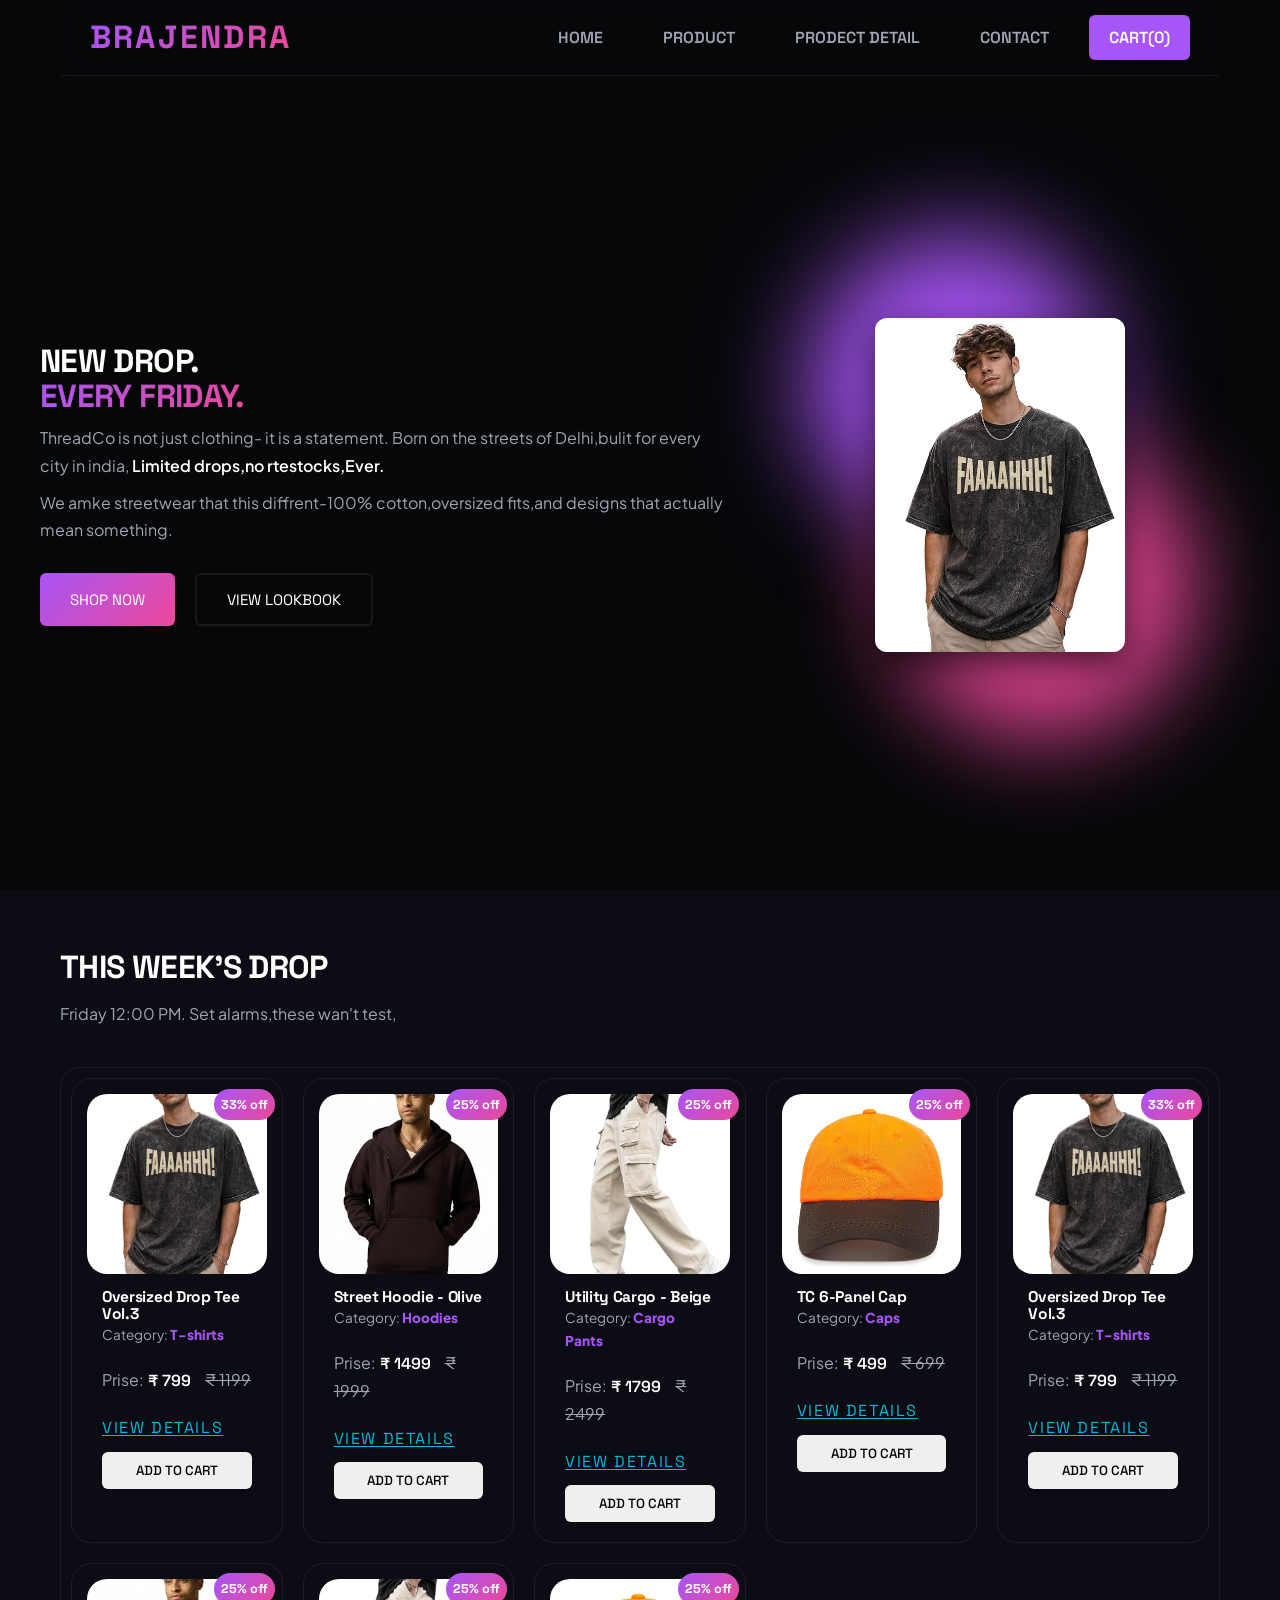
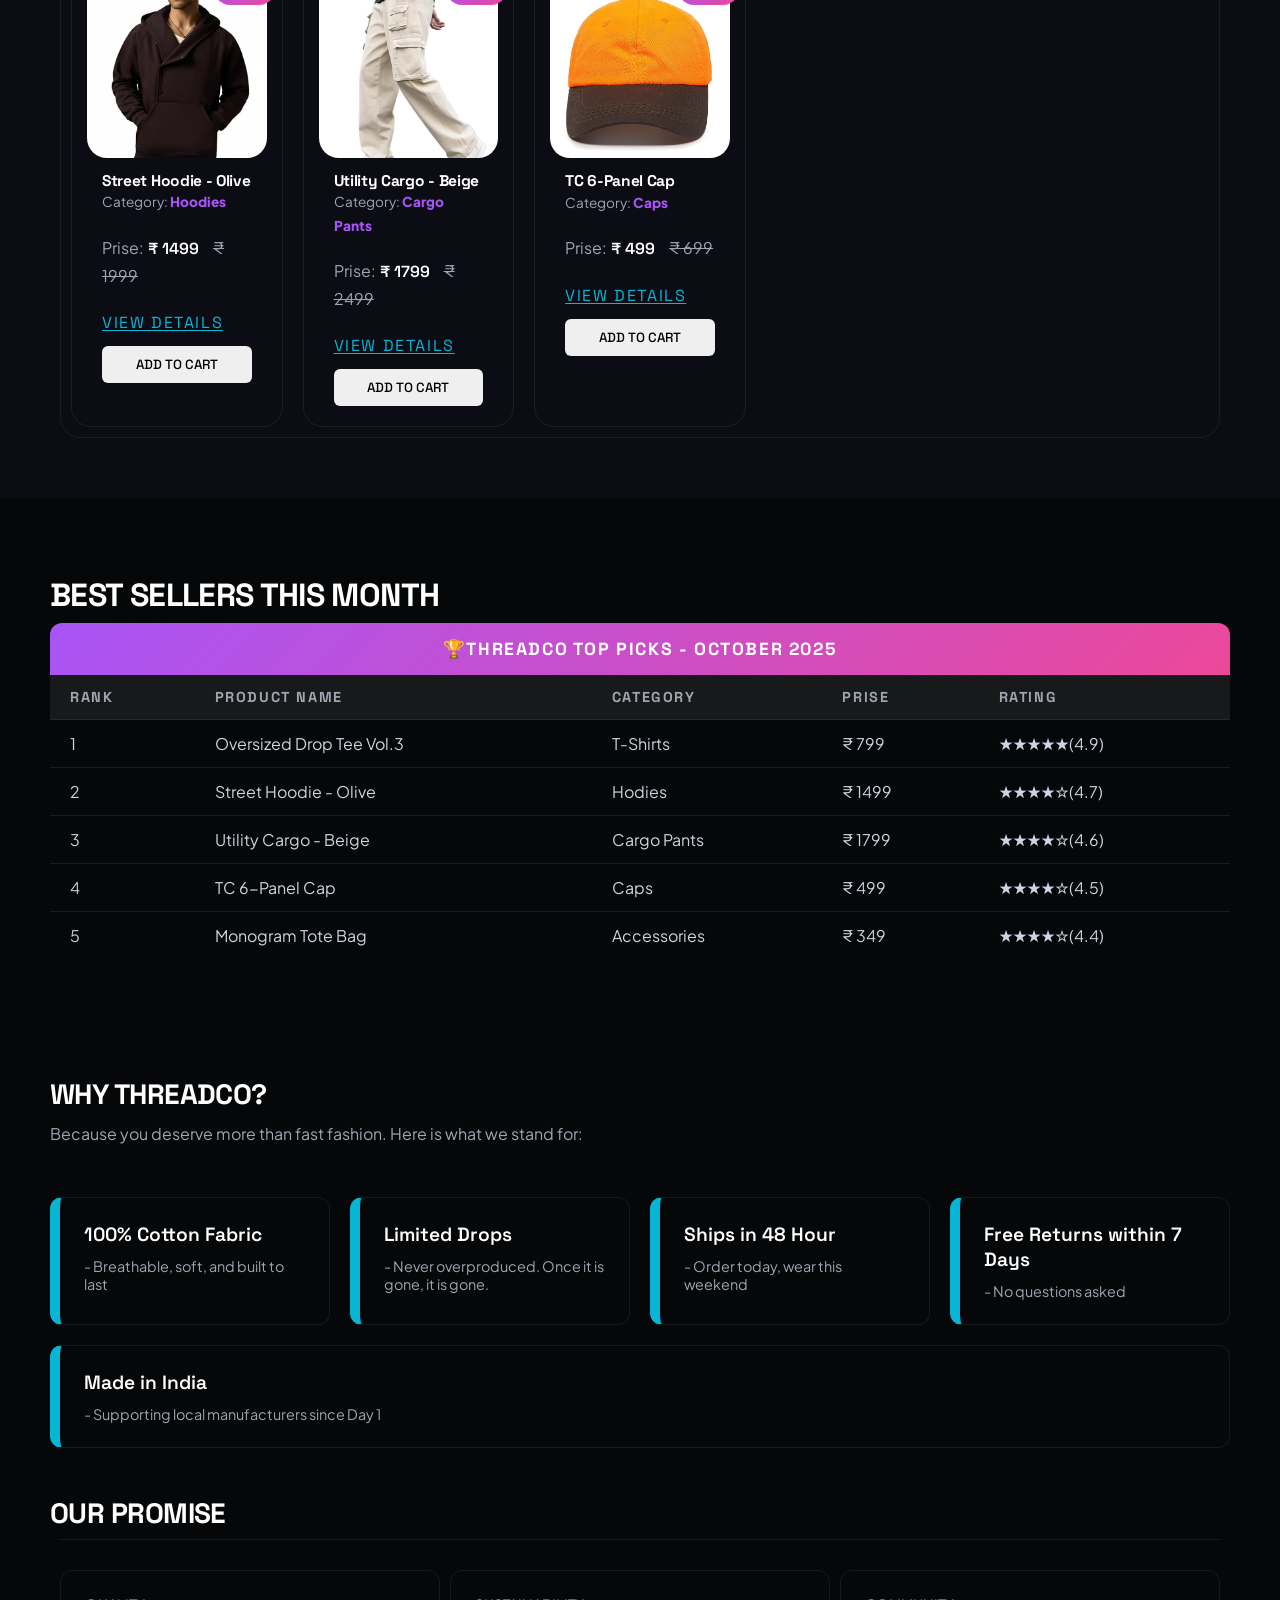
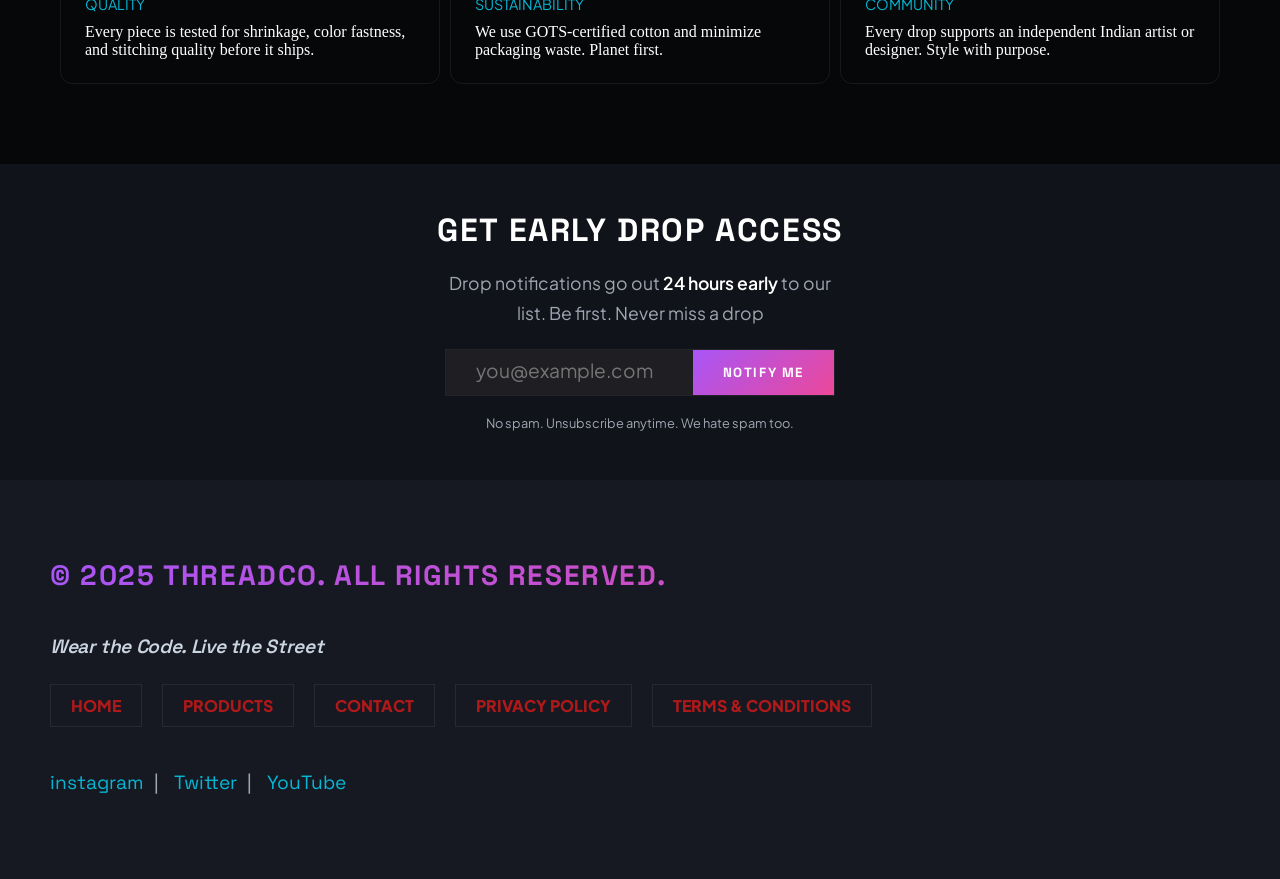
<file: index.html>
<!DOCTYPE html>
<html lang="en">

<head>
    <meta charset="UTF-8">
    <meta name="viewport" content="width=device-width, initial-scale=1.0">
    <title>Threadco-Wear the codeLivethe Street</title>
    <link rel="stylesheet" href="style.css">

    <!-- <style>
        table {
            border-collapse: collapse;
        }

        table,
        th,
        td,
        tfoot {
            border: 1px solid black;
        }
    </style> -->

</head>

<body>
    <header>
       <h1> Brajendra</h1>
        <!-- <p><em>Wear the cod. live the street</em></p> -->
        <nav>
            <ul>
                <li><a href="">Home</a></li>
                <li><a href="products.html">Product</a></li>
                <li><a href="product-details.html">Prodect detail</a></li>
                <li><a href="Contactus.html">Contact</a></li>
                <li><a id="hii" href="">Cart(0)</a></li>
            </ul>
        </nav>
    </header>




    <main>
        <section id="hero">

            <div class="left-hero">

                <h2>New Drop.<br><span id="gradienttext">Every Friday.</span></h2>
                <p>ThreadCo is not just clothing- it is a statement. Born on the streets of Delhi,bulit for every
                    city
                    in india, <strong>Limited drops,no rtestocks,Ever.</strong></p>
                <p> We amke streetwear that this diffrent-100% cotton,oversized fits,and designs that actually mean
                    something.</p>
                <div id="btn">
                    <a href="products.html" class="btn1">Shop Now</a>
                    <a href="products.html" class="btn2">View Lookbook</a>
                </div>
            </div>
            <div class="right-hero">
                <div class="glow orb1"></div>
                <div class="glow orb2"></div>
                <div class="right-hero-image">
                     <img src="image/product 4.jpg" width="250" hoght="250" alt="">
                </div>
               

            </div>


        </section>
        <section id="week-drop">



            <h2> This Week's Drop</h2>
            <p> Friday 12:00 PM. Set alarms,these wan't test,</p>
            <div class="cards">
                <div class="grid">
                    <article>

                        <figure>
                            <img src="image/product 4.jpg" width="150" hoght="150" alt="">
                            <figcaption>Oversized Drop Tee Vol.3 - Black Colorway</figcaption>
                        </figure>
                        <h3> Oversized Drop Tee Vol.3</h3>
                        <p> Category: <span>T-shirts</span></p>
                        <p> Prise:<strong> &#8377 799 </strong><s> &#8377 1199</s></p>
                        <p><mark>33% off</mark></p>
                        <p><a href="">View Details</a></p>
                        <button>Add to Cart</button>

                    </article>
                    <article>
                        <figure>
                            <img src="image/product 1.jpg" width="150" hoght="150" alt="">
                            <figcaption>Street Hoodie - Olive</figcaption>
                        </figure>
                        <h3> Street Hoodie - Olive</h3>
                        <p> Category: <span>Hoodies</span></p>
                        <p> Prise:<strong> &#8377 1499 </strong><s> &#8377 1999</s></p>
                        <p><mark>25% off</mark></p>
                        <p><a href="">View Details</a></p>
                        <button>Add to Cart</button>
                    </article>
                    <article>
                        <figure>
                            <img src="image/product 2.jpg" width="150" hoght="150" alt="">
                            <figcaption>Utility Cargo - Beige</figcaption>
                        </figure>
                        <h3> Utility Cargo - Beige</h3>
                        <p> Category:<span> Cargo Pants</span></p>
                        <p> Prise:<strong> &#8377 1799 </strong><s> &#8377 2499</s></p>
                        <p><mark>25% off</mark></p>
                        <p><a href="">View Details</a></p>
                        <button>Add to Cart</button>
                    </article>
                    <article>
                        <figure>
                            <img src="image/product 3.jpg" width="150" hoght="150" alt="">
                            <figcaption>TC 6-Panel Cap</figcaption>
                        </figure>
                        <h3> TC 6-Panel Cap</h3>
                        <p> Category:<span> Caps</span></p>
                        <p> Prise:<strong> &#8377 499 </strong><s> &#8377 699</s></p>
                        <p><mark>25% off</mark></p>
                        <p><a href="">View Details</a></p>
                        <button>Add to Cart</button>
                    </article>
                    <article>

                        <figure>
                            <img src="image/product 4.jpg" width="150" hoght="150" alt="">
                            <figcaption>Oversized Drop Tee Vol.3 - Black Colorway</figcaption>
                        </figure>
                        <h3> Oversized Drop Tee Vol.3</h3>
                        <p> Category: <span>T-shirts</span></p>
                        <p> Prise:<strong> &#8377 799 </strong><s> &#8377 1199</s></p>
                        <p><mark>33% off</mark></p>
                        <p><a href="">View Details</a></p>
                        <button>Add to Cart</button>

                    </article>
                    <article>
                        <figure>
                            <img src="image/product 1.jpg" width="150" hoght="150" alt="">
                            <figcaption>Street Hoodie - Olive</figcaption>
                        </figure>
                        <h3> Street Hoodie - Olive</h3>
                        <p> Category: <span>Hoodies</span></p>
                        <p> Prise:<strong> &#8377 1499 </strong><s> &#8377 1999</s></p>
                        <p><mark>25% off</mark></p>
                        <p><a href="">View Details</a></p>
                        <button>Add to Cart</button>
                    </article>
                    <article>
                        <figure>
                            <img src="image/product 2.jpg" width="150" hoght="150" alt="">
                            <figcaption>Utility Cargo - Beige</figcaption>
                        </figure>
                        <h3> Utility Cargo - Beige</h3>
                        <p> Category:<span> Cargo Pants</span></p>
                        <p> Prise:<strong> &#8377 1799 </strong><s> &#8377 2499</s></p>
                        <p><mark>25% off</mark></p>
                        <p><a href="">View Details</a></p>
                        <button>Add to Cart</button>
                    </article>
                    <article>
                        <figure>
                            <img src="image/product 3.jpg" width="150" hoght="150" alt="">
                            <figcaption>TC 6-Panel Cap</figcaption>
                        </figure>
                        <h3> TC 6-Panel Cap</h3>
                        <p> Category:<span> Caps</span></p>
                        <p> Prise:<strong> &#8377 499 </strong><s> &#8377 699</s></p>
                        <p><mark>25% off</mark></p>
                        <p><a href="">View Details</a></p>
                        <button>Add to Cart</button>
                    </article>
                </div>
            </div>


        </section>
        <section class="best-sellers" id="best-sellers this month">
            <h2>Best sellers This Month</h2>
            <div class="table-scroll">
                <table>
                <tr>
                    <th colspan="5"> &#127942;ThreadCo Top Picks - October 2025</th>
                    <!-- <td></td>
            <td></td>
            <td></td>
            <td></td> -->
                </tr>
                <tr>
                    <th>Rank</th>
                    <th>Product name</th>
                    <th> Category</th>
                    <th>Prise</th>
                    <th>Rating</th>
                </tr>
                <tr>
                    <td>1</td>
                    <td>Oversized Drop Tee Vol.3</td>
                    <td> T-Shirts</td>
                    <td>&#8377 799</td>
                    <td>&#9733;&#9733;&#9733;&#9733;&#9733;(4.9)</td>
                </tr>
                <tr>
                    <td>2</td>
                    <td>Street Hoodie - Olive</td>
                    <td> Hodies</td>
                    <td>&#8377 1499</td>
                    <td>&#9733;&#9733;&#9733;&#9733;&#9734;(4.7)</td>
                </tr>
                <tr>
                    <td>3</td>
                    <td>Utility Cargo - Beige</td>
                    <td> Cargo Pants </td>
                    <td>&#8377 1799</td>
                    <td>&#9733;&#9733;&#9733;&#9733;&#9734;(4.6)</td>
                </tr>
                <tr>
                    <td>4</td>
                    <td> TC 6-Panel Cap</td>
                    <td> Caps</td>
                    <td>&#8377 499</td>
                    <td>&#9733;&#9733;&#9733;&#9733;&#9734;(4.5)</td>
                </tr>
                <tr>
                    <td>5</td>
                    <td> Monogram Tote Bag</td>
                    <td> Accessories</td>
                    <td>&#8377 349</td>
                    <td>&#9733;&#9733;&#9733;&#9733;&#9734;(4.4)</td>
                </tr>
            </table>
            </div>
            

        </section>
        <section id="why-threadco">
            <h3> Why ThreadCo? </h3>

            <p>Because you deserve more than fast fashion. Here is what we stand for:</p>
            <ul>
                <li><strong>100% Cotton Fabric</strong>- Breathable, soft, and built to last</li>
                <li><strong>Limited Drops</strong>- Never overproduced. Once it is gone, it is gone.</li>
                <li><strong>Ships in 48 Hour</strong>- Order today, wear this weekend</li>
                <li><strong>Free Returns within 7 Days</strong> - No questions asked</li>
                <li><strong>Made in India</strong> - Supporting local manufacturers since Day 1</li>
            </ul>
            <h3>Our Promise</h3>
            <dl>
                <section>
                    <dt>Quality</dt>
                    <dd>Every piece is tested for shrinkage, color fastness, and stitching quality before it ships.</dd>
                </section>
                <section>
                    <dt>Sustainability</dt>
                    <dd>We use GOTS-certified cotton and minimize packaging waste. Planet first.</dd>
                </section>
                <section>
                    <dt>Community</dt>
                    <dd>Every drop supports an independent Indian artist or designer. Style with purpose.</dd>
                </section>
            </dl>
        </section>
        <section id="get-early">
            <h2> Get Early Drop Access</h2>
            <p>Drop notifications go out <strong>24 hours early</strong> to our list. Be first. Never miss a drop</p>
            <form action="">
                <label for="email">Your Email</label>
                <input type="email" id="email" name="email" placeholder="you@example.com">
                <button> Notify me</button>

            </form>
            <br>
            <small>No spam. Unsubscribe anytime. We hate spam too.</small>
        </section>

    </main>



    <footer id="footer">
        <h3> &copy; 2025 ThreadCo. All rights reserved.</h3>
        <h4>
            <p><em>Wear the Code. Live the Street</em></p>
        </h4>
        <nav>
            <ul>
                <li><a href="">Home</a></li>
                <li><a href="prodect.html">Products</a></li>
                <li><a href="Contactus.html">Contact</a></li>
                <li><a href="">Privacy Policy</a></li>
                <li><a href="">Terms &amp; Conditions</a></li>


                <ul>
        </nav>
        <p><a href="">instagram</a> &nbsp;| &nbsp;
            <a href="">Twitter</a> &nbsp;| &nbsp;
            <a href="">YouTube</a>
        </p>


    </footer>
</body>

</html>
</file>
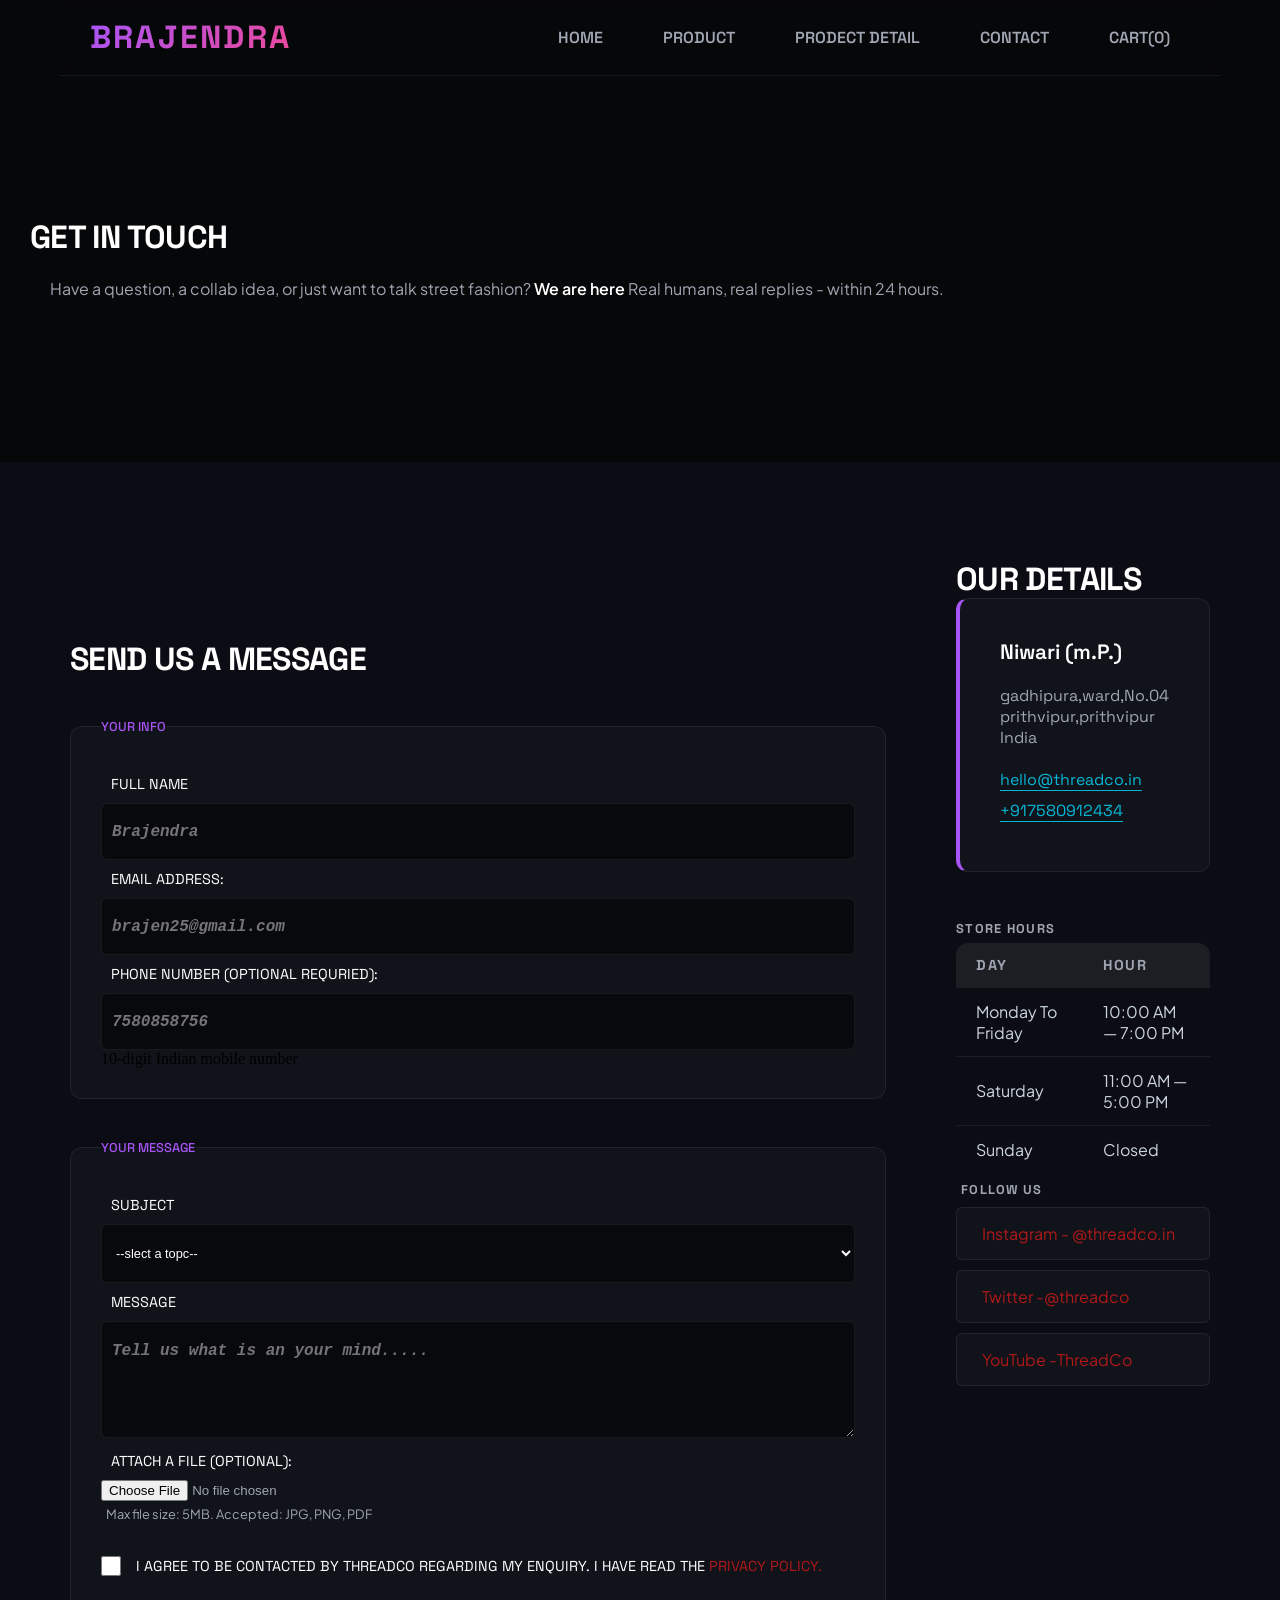
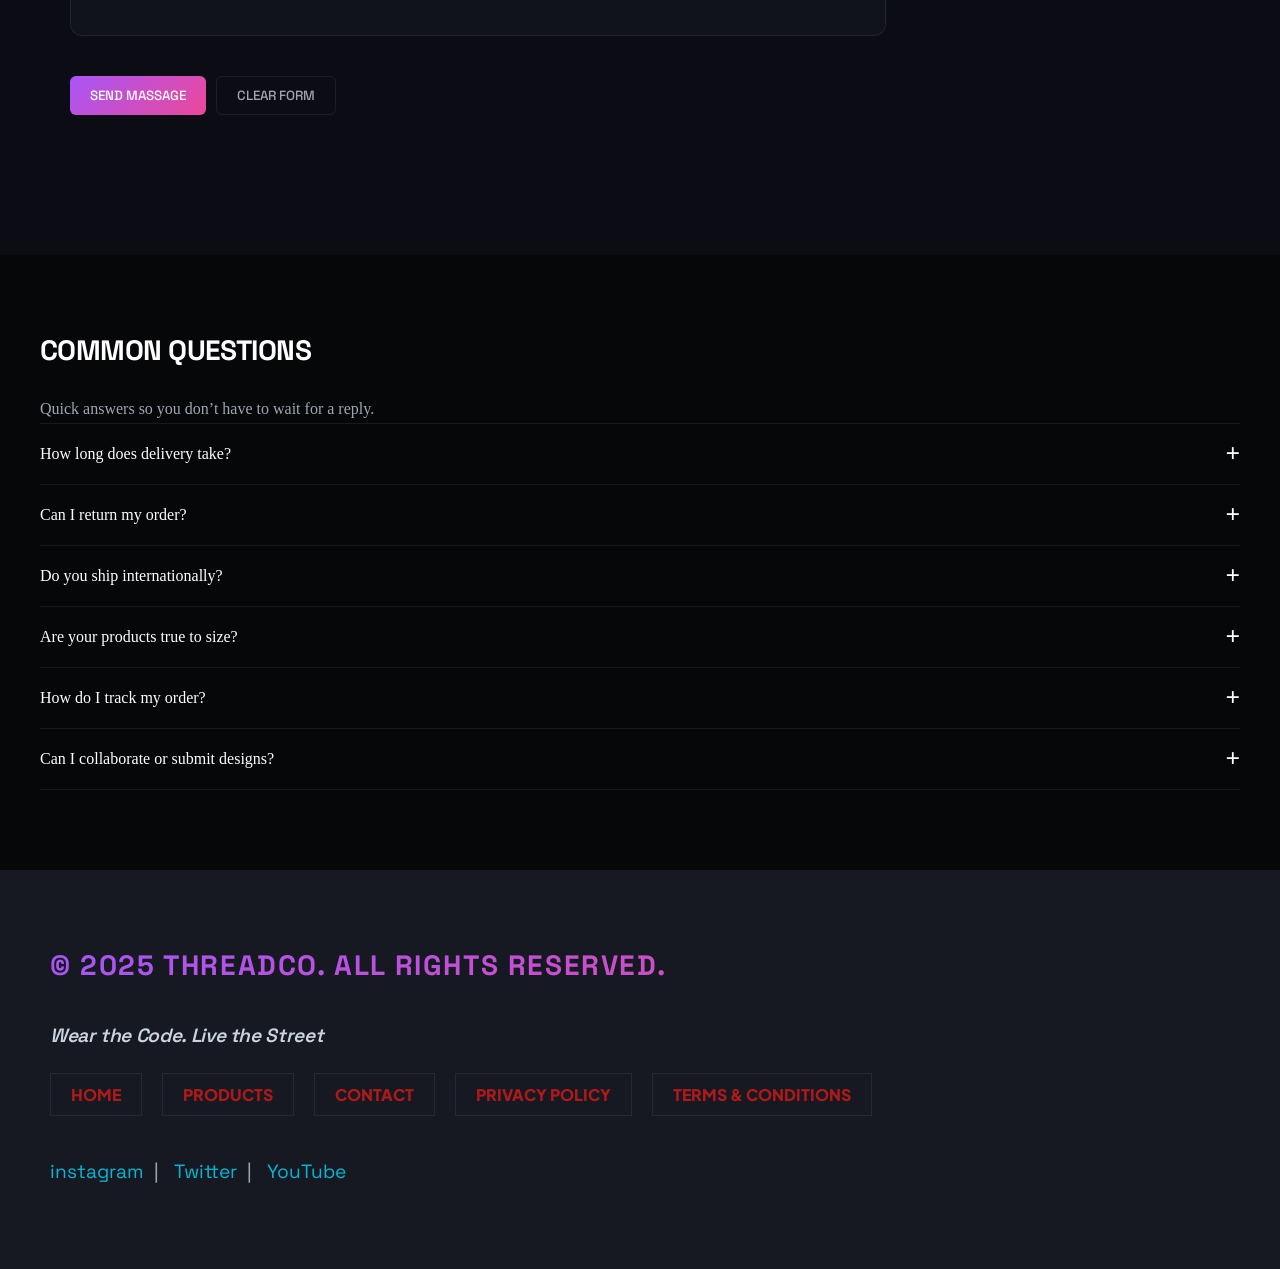
<file: Contactus.html>
<!DOCTYPE html>
<html lang="en">

<head>
    <meta charset="UTF-8">
    <meta name="viewport" content="width=device-width, initial-scale=1.0">
    <title>Contact-ThreadCo</title>
    <!-- <style>
    table {
  border-collapse: collapse;
}

table, th, td ,tfoot {
  border: 1px solid black;
}
    </style> -->
    <link rel="stylesheet" href="style.css">
</head>

<body>
    <header>
      <h1> Brajendra</h1>
        <!-- <p><em>Wear the cod. live the street</em></p> -->
        <nav>
            <ul>
                <li><a href="index.html">Home</a></li>
                <li><a href="products.html">Product</a></li>
                <li><a href="product-details.html">Prodect detail</a></li>
                <li><a href="Contactus.html">Contact</a></li>
                <li><a href="">Cart(0)</a></li>
            </ul>
        </nav>

    </header>
    <main>
        <section class="get-in-touch">
            <h2>Get In Touch</h2>
            <p>Have a question, a collab idea, or just want to talk street fashion? <strong>We are here</strong> Real
                humans, real replies - within 24 hours.</p>
        </section>
        <div class="details">
            <section class="send-us-massage">
                <h2>Send Us a Message</h2>
                <form action="">
                    <fieldset>
                        <legend>Your Info</legend>
                        <label for="fName"> Full Name</label>
                        <input type="text" id="fName" name="fName" placeholder="Brajendra">

                        <label for="email"> Email Address:</label>
                        <input type="email" id="email" name="" placeholder="brajen25@gmail.com">
                        <label for="number"> Phone Number (optional Requried):</label>
                        <input type="number" id="number" name="number" placeholder="7580858756">
                        10-digit Indian mobile number



                    </fieldset>

                    <Fieldset>
                        <Legend> Your Message</Legend>
                        <label for="Subjec"> Subject</label>
                        <select name="Subjec" id="Subjec">
                            <option value="">--slect a topc--</option>
                            <option value="">order issue</option>
                            <option value="">Refund/Return</option>
                            <option value="">collabration/partnurship</option>
                            <option value=""> Wholeshlle inquri</option>
                            <option value="">Ganeral quary</option>
                            <option value="">other</option>
                        </select>

                        <label for="massage">Message</label>
                        <textarea name="massage" id="massage" rows=" 5" cols="40"
                            placeholder="Tell us what is an your mind....."></textarea>

                        <label for="attachment">Attach a File (optional):</label>
                        <input type="file" name="attachment" id="attachment">
                        <small>Max file size: 5MB. Accepted: JPG, PNG, PDF </small>

                        <div class="consent">
                            <input type="checkbox" id="consent" name="consent" Requried>
                            <label for="consent">
                                I agree to be contacted by ThreadCo regarding my enquiry.
                                I have read the<a href="#"> Privacy Policy.</a>
                            </label>


                        </div>

                    </Fieldset>
                    <div class=" contant-btns">
                        <button type="submit">Send massage</button>
                        <button type="reset">Clear form</button>
                    </div>




                </form>
            </section>
            <section class="our-details">
                <h2> Our Details</h2>
                <address>
                    <strong> Niwari (m.P.)</strong><br>
                    gadhipura,ward,No.04 <br>
                    prithvipur,prithvipur<br>
                    India
                    <br>
                    <br>


                    <a href="mail:brajendrakushwaha854@gmail.com">hello@threadco.in</a><br>
                    <a href="tel:+919301892306">+917580912434</a>
                </address>
                <div >
                    <h3> Store Hours</h3>
                    <table>
                        <tr>
                            <th>Day</th>
                            <th>Hour</th>
                        </tr>
                        <tr>
                            <td>Monday To Friday</td>
                            <td>10:00 AM — 7:00 PM</td>
                        </tr>
                        <tr>
                            <td>Saturday</td>
                            <td>11:00 AM — 5:00 PM</td>
                        </tr>
                        <tr>
                            <td>Sunday</td>
                            <td>Closed</td>
                        </tr>
                    </table>
                </div>
                <div>

                    <h3>Follow Us</h3>
                    
                    <ul>
                        <li><a href="">Instagram - @threadco.in</a></li>

                        <li><a href="">Twitter -@threadco</a></li>
                        <li><a href="">YouTube -ThreadCo</a></li>
                    </ul>
                </div>


            </section>
        </div>

        <section class="common-questiond">
            <h3> Common Questions</h3>
            <p>Quick answers so you don’t have to wait for a reply.</p>
            <details>
                <summary>How long does delivery take?</summary>
                <p>We ship within <strong>48 hours</strong> of order confirmation. Standard delivery takes <strong>3—5
                        business days</strong> across India. Express delivery (1—2 days) is available at checkout for
                    select pin codes.</p>
            </details>
            <details>
                <summary>Can I return my order?</summary>
                <p>Yes! We offer <strong>free returns within 7 days</strong> of delivery. The item must be unworn,
                    unwashed, and in its original packaging with all tags attached. Initiate your return from the Orders
                    section of your account.</p>

            </details>
            <details>
                <summary>Do you ship internationally?</summary>
                <p>Not yet — but we’re working on it. International shipping is planned for early 2026. Sign up for our
                    newsletter to get notified first.</p>
            </details>
            <details>
                <summary> Are your products true to size?</summary>
                <p>ThreadCo tees and hoodies are <strong>oversized by design.</strong> If you prefer a more fitted look,
                    we recommend sizing down. Check the <a href="">Size Guide</a> on any product page for exact
                    measurements.</p>
            </details>
            <details>
                <summary> How do I track my order?</summary>
                <p>Once your order ships, you will receive a tracking link via SMS and email. You can also track your
                    order by entering your order ID on our <a href="">Order Tracking page</a>.</p>
            </details>
            <details>
                <summary>Can I collaborate or submit designs?</summary>
                <p>Absolutely. ThreadCo works with independent Indian artists on every drop. If you have a design
                    concept or want to collab, reach out via the form above and select <strong>“Collaboration /
                        Partnership”</strong> as the subject. We read every single message.</p>
            </details>
        </section>

    </main>
    <footer id="footer">
        <h3> &copy; 2025 ThreadCo. All rights reserved.</h3>
        <h4>
            <p><em>Wear the Code. Live the Street</em></p>
        </h4>
        <nav>
            <ul>
                <li><a href="">Home</a></li>
                <li><a href="prodect.html">Products</a></li>
                <li><a href="Contactus.html">Contact</a></li>
                <li><a href="">Privacy Policy</a></li>
                <li><a href="">Terms &amp; Conditions</a></li>


                <ul>
        </nav>
        <p><a href="">instagram</a> &nbsp;| &nbsp;
            <a href="">Twitter</a> &nbsp;| &nbsp;
            <a href="">YouTube</a>
        </p>


    </footer>


</body>

</html>
</file>
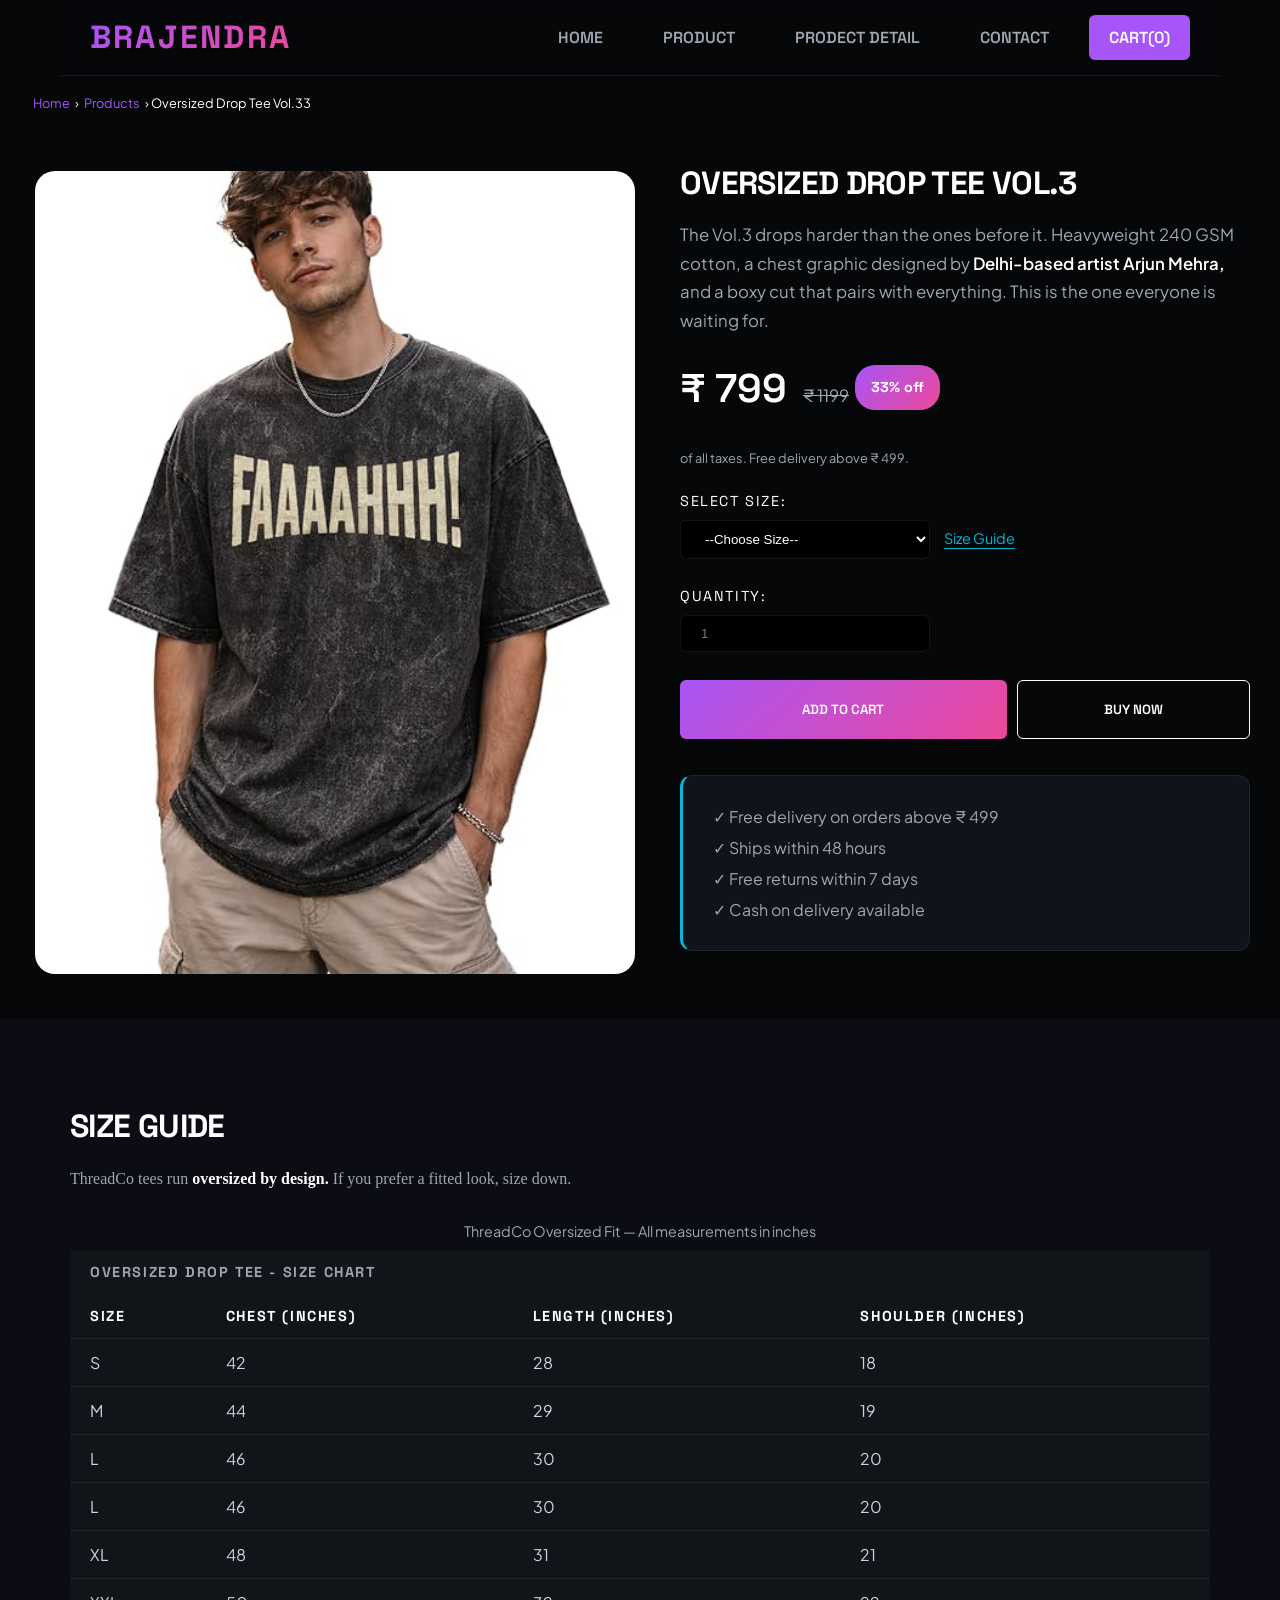
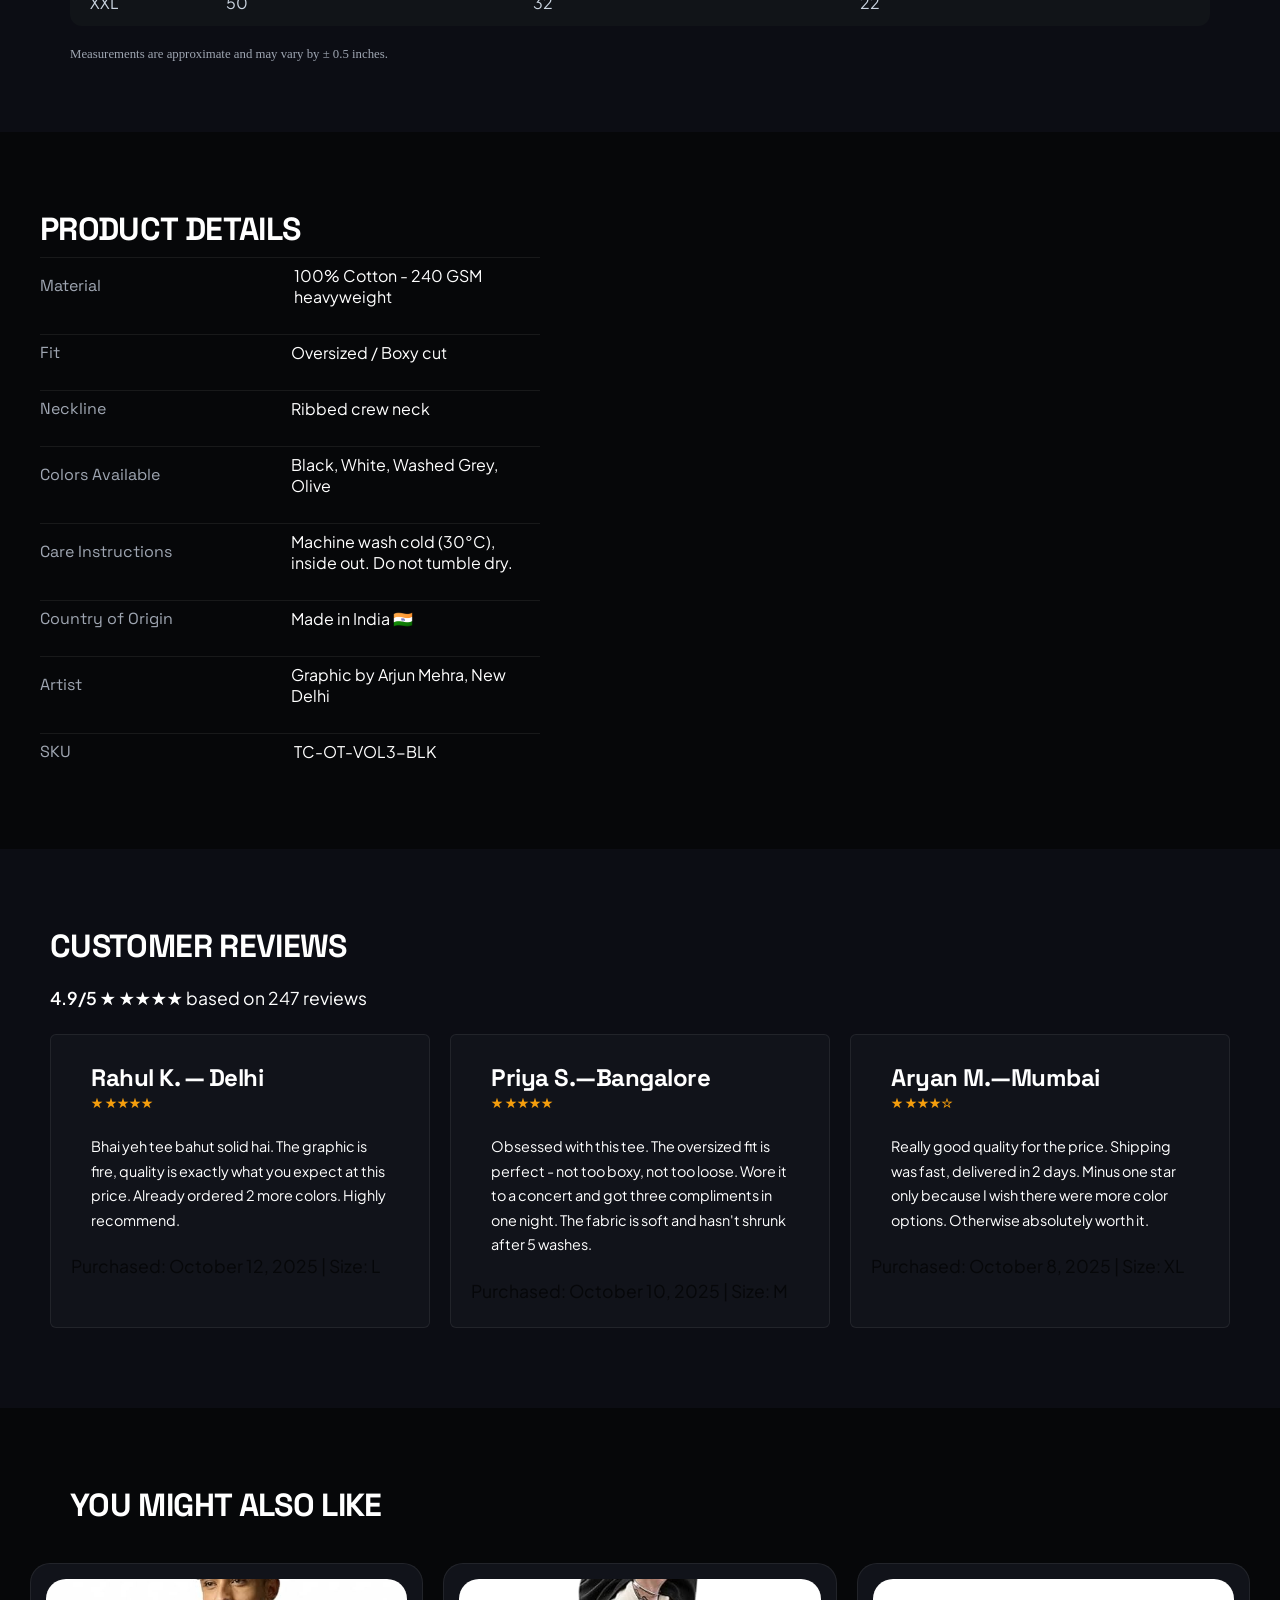
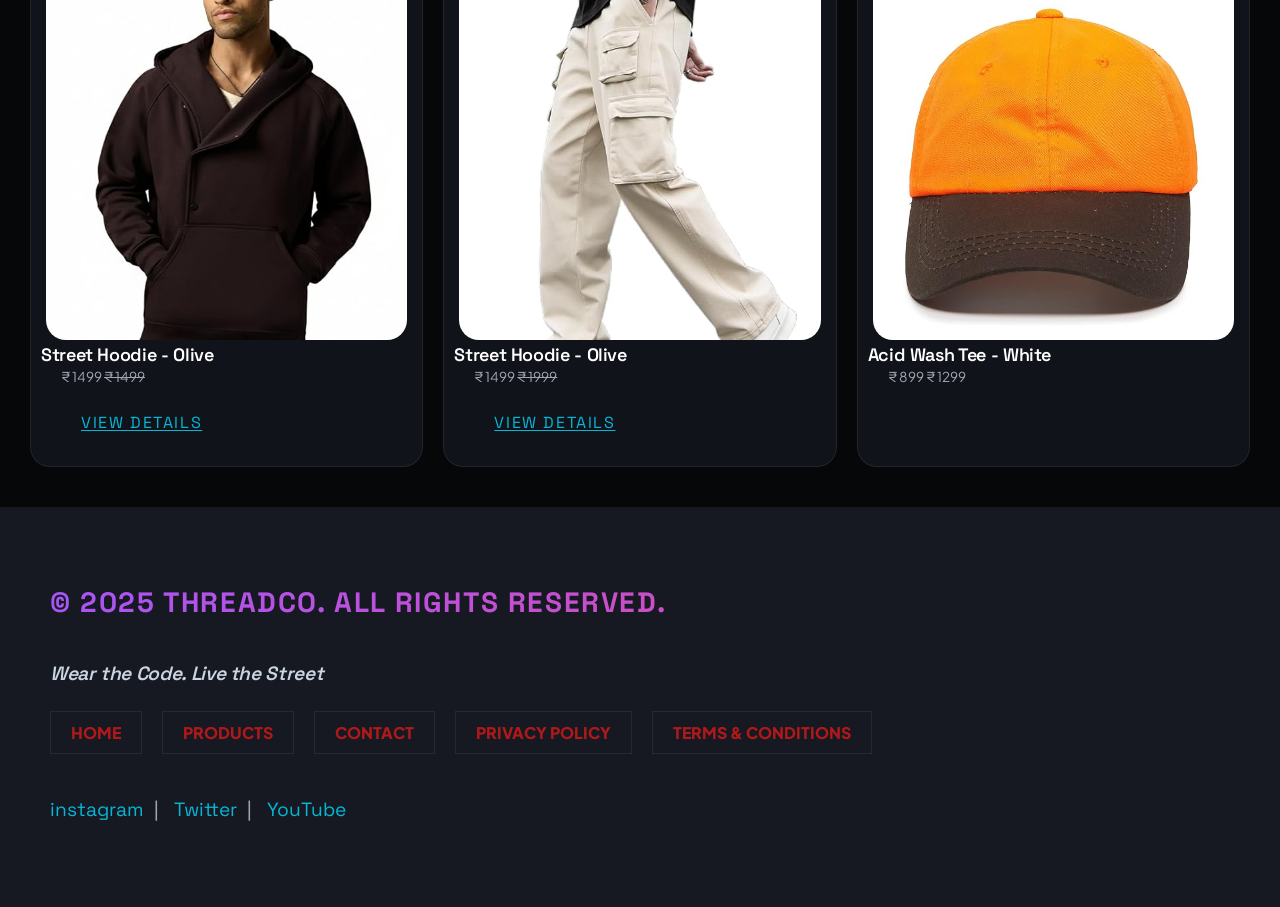
<file: product-details.html>
<!DOCTYPE html>
<html lang="en">

<head>
    <meta charset="UTF-8">
    <meta name="viewport" content="width=device-width, initial-scale=1.0">
    <title>Threade - The catalock</title>
    <!-- <style>
    table {
  border-collapse: collapse;
}

table, th, td ,tfoot {
  border: 1px solid black;
}
    </style> -->
    <link rel="stylesheet" href="style.css">
</head>

<body>
    <header>
      <h1> Brajendra</h1>
        <!-- <p><em>Wear the cod. live the street</em></p> -->
        <nav>
            <ul>
                <li><a href="index.html">Home</a></li>
                <li><a href="products.html">Product</a></li>
                <li><a href="product-details.html">Prodect detail</a></li>
                <li><a href="Contactus.html">Contact</a></li>
                <li><a id="hii" href="">Cart(0)</a></li>
            </ul>
        </nav>
    </header>
    <main>
        <nav aria-label="breadcrumb">
            <a href="index.html"> Home </a>
            &rsaquo;
            <a href="products.html"> Products</a>
            &rsaquo;
            Oversized Drop Tee Vol.33
        </nav>
        <section id="product-detail">

            <figure>
                <img src="image/product 4.jpg" width="300" hoght="300" alt="">
                <figcaption>Oversized Drop Tee Vol.3 - Black Colorway</figcaption>
            </figure>
            <div class="product-detail-left">
                <h2> Oversized Drop Tee Vol.3</h2>

                <p>The Vol.3 drops harder than the ones before it. Heavyweight 240 GSM cotton, a chest graphic designed
                    by
                    <strong>Delhi-based artist Arjun Mehra,</strong> and a boxy cut that pairs with everything. This is
                    the
                    one everyone is waiting for.
                </p>

                <p>
                    <strong> &#8377; 799 </strong>
                    &nbsp;
                    <s> &#8377; 1199</s>
                    &nbsp;
                    <mark>33% off</mark>
                </p>

                <p><small> of all taxes. Free delivery above &#8377 499.</small></p>
                <label for="Subjec"> Select size:</label>
                <select name="Subject" id="Subject">
                    <option value="">--Choose Size--</option>
                    <option value="">S</option>
                    <option value="">M</option>
                    <option value="">L</option>
                    <option value="">XL</option>
                    <option value="">XXL</option>

                </select>
                <a href="size-chart">Size Guide</a>
                <br> <br>
                <label for="number">Quantity:</label>
                <input type="number" id="number" placeholder="1">
                <br> <br>
                <div class="product-detail-btns">
                    <button> Add to cart</button>
                    <button> Buy Now</button>
                </div>
                <br><br>
                <ul>
                    <li>&#10003; Free delivery on orders above &#8377 499</li>
                    <li> &#10003; Ships within 48 hours</li>
                    <li> &#10003; Free returns within 7 days</li>
                    <li> &#10003; Cash on delivery available</li>
                </ul>

            </div>







        </section>
        <section id="size-chart" class="best-sellers">
            <h2> Size Guide</h2>
            <p>ThreadCo tees run<strong> oversized by design.</strong> If you prefer a fitted look, size down.</p>
            <div class="table-scroll">
                <table>
                    <caption> ThreadCo Oversized Fit — All measurements in inches</caption>
                    <tr>
                        <th colspan="4">Oversized Drop Tee - Size Chart</th>

                    </tr>
                    <tr>
                        <th>Size</th>
                        <th> Chest (inches)</th>
                        <th> Length (inches) </th>
                        <th> Shoulder (inches)</th>
                    </tr>
                    <tr>
                        <td>S</td>
                        <td>42</td>
                        <td>28</td>
                        <td>18</td>
                    </tr>
                    <tr>
                        <td>M</td>
                        <td>44</td>
                        <td>29</td>
                        <td>19</td>
                    </tr>
                    <tr>
                        <td>L</td>
                        <td>46</td>
                        <td>30</td>
                        <td>20</td>
                    </tr>
                    <tr>
                        <td>L</td>
                        <td>46</td>
                        <td>30</td>
                        <td>20</td>
                    </tr>
                    <tr>
                        <td>XL</td>
                        <td>48</td>
                        <td> 31</td>
                        <td>21</td>
                    </tr>
                    <tr>
                        <td>XXL</td>
                        <td>50</td>
                        <td> 32</td>
                        <td>22</td>
                    </tr>
                </table>
            </div>
            <br>
            <small> Measurements are approximate and may vary by &#177; 0.5 inches.</small>
        </section>
        <section id="product-details">
            <h2> Product Details</h2>
            <dl>

                <div>
                    <dt>Material</dt>

                    <dd> 100% Cotton - 240 GSM heavyweight</dd>

                </div>
                <div>
                    <dt>Fit</dt>

                    <dd> Oversized / Boxy cut</dd> <br>
                </div>
                <div>
                    <dt>Neckline</dt>

                    <dd> Ribbed crew neck</dd> <br>
                </div>
                <div>
                    <dt>Colors Available</dt>

                    <dd> Black, White, Washed Grey, Olive</dd> <br>
                </div>
                <div>
                    <dt>Care Instructions</dt>

                    <dd> Machine wash cold (30°C), inside out. Do not tumble dry.</dd> <br>
                </div>
                <div>
                    <dt>Country of Origin</dt>

                    <dd> Made in India 🇮🇳</dd> <br>
                </div>
                <div>
                    <dt>Artist</dt>

                    <dd> Graphic by Arjun Mehra, New Delhi</dd> <br>
                </div>
                <div>
                    <dt>SKU</dt>

                    <dd> TC-OT-VOL3-BLK</dd>
                </div>
            </dl>

        </section>

        <section class="customer-reviews">

            <h2>Customer Reviews</h2>

            <p>
                <strong>4.9/5</strong>
                &#9733; &#9733;&#9733;&#9733;&#9733;
                based on 247 reviews
            </p>
            <div class="customer-reviews-details">
                <article>
                    <h3> Rahul K. &mdash; Delhi</h3>
                    <p>&#9733; &#9733;&#9733;&#9733;&#9733;</p>
                    <p> Bhai yeh tee bahut solid hai. The graphic is fire, quality is exactly what you expect at this
                        price.
                        Already ordered 2 more colors. Highly recommend.</p>
                    <p>Purchased: October 12, 2025 | Size: L</p>
                </article>

                <article>

                    <h3>Priya S.&mdash;Bangalore</h3>
                    <p>&#9733; &#9733;&#9733;&#9733;&#9733;</p>
                    <p>Obsessed with this tee. The oversized fit is perfect - not too boxy, not too loose. Wore it to a
                        concert
                        and got three compliments in one night. The fabric is soft and hasn't shrunk after 5 washes.</p>
                    <p>Purchased: October 10, 2025 | Size: M</p>
                </article>
                <article>
                    <h3> Aryan M.&mdash;Mumbai</h3>
                    <p>&#9733; &#9733;&#9733;&#9733;&#9734;</p>
                    <p>Really good quality for the price. Shipping was fast, delivered in 2 days. Minus one star only
                        because I
                        wish there were more color options. Otherwise absolutely worth it.</p>
                    <p>Purchased: October 8, 2025 | Size: XL</p>
                </article>
            </div>








        </section>
        <section class="might-also-like">
            <h2>You Might Also Like</h2>
            <div class="also-like-items">
                <article>
                    <figure>
                        <img src="image/product 1.jpg" width="300" height="300" alt="">
                        <figcaption>Street Hoodie - Olive</figcaption>

                    </figure>
                    <h4>Street Hoodie - Olive</h4>
                    <p>&#8377; 1499 <s>&#8377; 1499</s></p>
                    <p><a href="">View Details</a></p>
                </article>

                <article>
                    <figure>
                        <img src="image/product 2.jpg" width="300" height="300" alt="">
                        <figcaption>TC 6-Panel Cap - Black</figcaption>
                    </figure>
                    <h4> Street Hoodie - Olive</h4>
                    <p>&#8377; 1499 <s>&#8377; 1999</s></p>
                    <p><a href="">View Details</a></p>

                </article>
                <article>
                    <figure>
                        <img src="image/product 3.jpg" width="300" height="300" alt="">
                        <figcaption>Acid Wash Tee - White</figcaption>
                    </figure>
                    <h4> Acid Wash Tee - White</h4>
                    <p> &#8377; 899<s></s> &#8377; 1299</p>

                </article>
            </div>
        </section>

    </main>
    <footer id="footer">
        <h3> &copy; 2025 ThreadCo. All rights reserved.</h3>
        <h4>
            <p><em>Wear the Code. Live the Street</em></p>
        </h4>
        <nav>
            <ul>
                <li><a href="">Home</a></li>
                <li><a href="prodect.html">Products</a></li>
                <li><a href="Contactus.html">Contact</a></li>
                <li><a href="">Privacy Policy</a></li>
                <li><a href="">Terms &amp; Conditions</a></li>


                <ul>
        </nav>
        <p><a href="">instagram</a> &nbsp;| &nbsp;
            <a href="">Twitter</a> &nbsp;| &nbsp;
            <a href="">YouTube</a>
        </p>


    </footer>

</body>

</html>
</file>
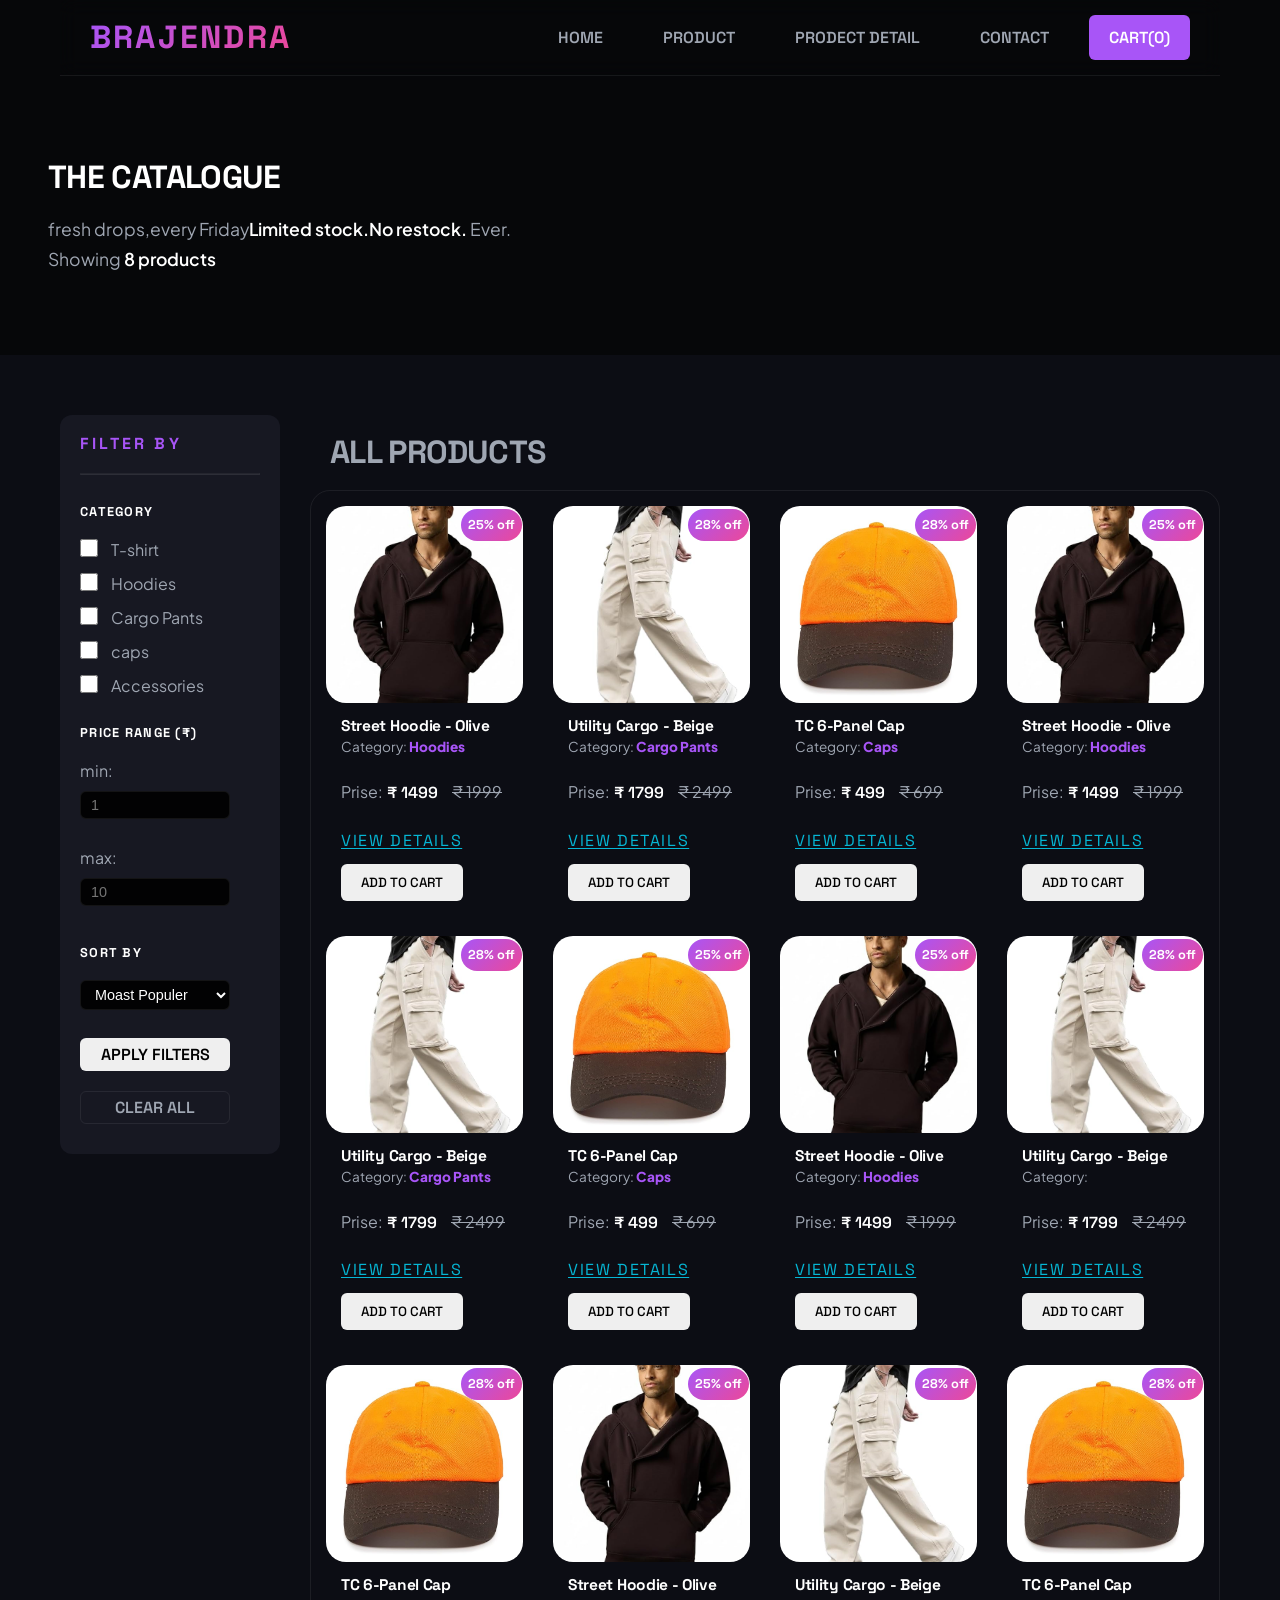
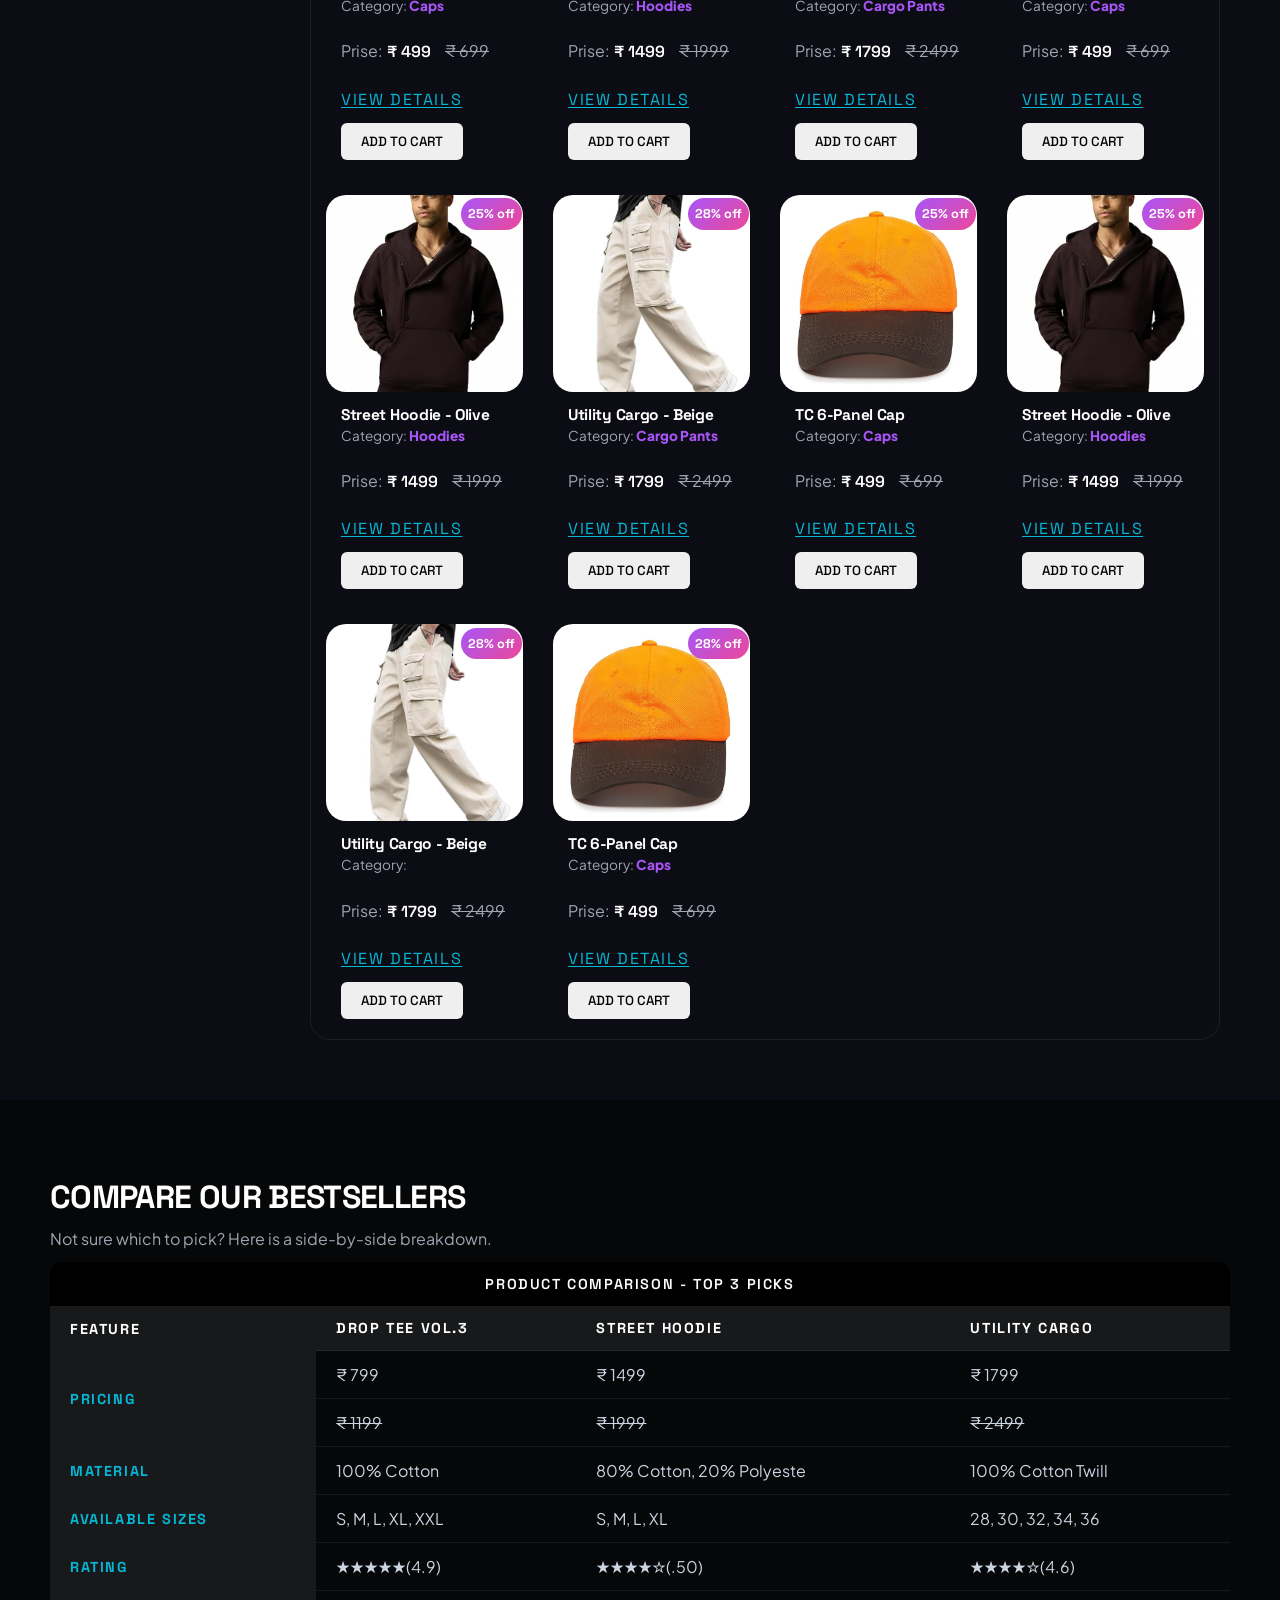
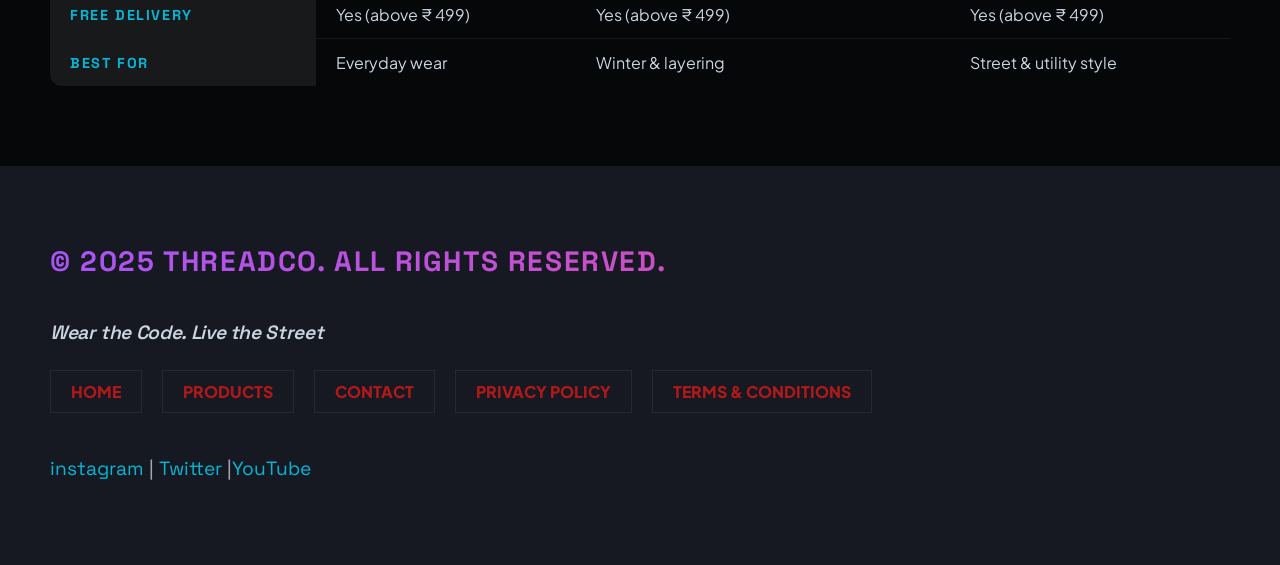
<file: products.html>
<!DOCTYPE html>
<html lang="en">

<head>
    <meta charset="UTF-8">
    <meta name="viewport" content="width=device-width, initial-scale=1.0">
    <title>Threade - The catalock</title>
    <!-- <style>
    table {
  border-collapse: collapse;
}

table, th, td ,tfoot {
  border: 1px solid black;
}
    </style> -->
    <link rel="stylesheet" href="style.css">
</head>

<body>
    <header>
        <h1> Brajendra</h1>
        <!-- <p><em>Wear the cod. live the street</em></p> -->
        <nav>
            <ul>
                <li><a href="index.html">Home</a></li>
                <li><a href="products.html">Product</a></li>
                <li><a href="product-details.html">Prodect detail</a></li>
                <li><a href="Contactus.html">Contact</a></li>
                <li><a id="hii" href="">Cart(0)</a></li>
            </ul>
        </nav>
    </header>

    <main>
        <section id="catalogue">
            <h2>The catalogue</h2>
            <p>fresh drops,every Friday<strong>Limited stock.No restock. </strong>Ever.</p>
            <p>Showing<strong> 8 products</strong></p>
        </section>
        <div id="prodect-layout">
            <section id="sidebar">
                <h2>Filter By</h2>
                <hr>
                <h3>Category</h3>
                <ul>
                    <li>
                        <input type="checkbox" id="T-shirt">
                        <label for="T-shirt">T-shirt</label>
                    </li>
                    <li>
                        <input type="checkbox" id="Hoodies">
                        <label for="Hoodies">Hoodies</label>
                    </li>
                    <li>
                        <input type="checkbox" id="Cargo Pants">
                        <label for="Cargo Pants">Cargo Pants</label>
                    </li>
                    <li>
                        <input type="checkbox" id="caps">
                        <label for="caps">caps</label>
                    </li>
                    <li>
                        <input type="checkbox" id="Accessories">
                        <label for="Accessories"> Accessories</label>
                    </li>


                </ul>
                <h3>Price Range (&#8377;)</h3>
                <label for="min">min:</label>
                <input type="number" name="min" id="min" min="0" placeholder="1">
                <br><br>
                <label for="max">max:</label>
                <input type="number" name="max" id="max" min="0" placeholder="10">

                <h3> Sort By</h3>

                <select id="sort" name="sort">
                    <option value="">Moast Populer</option>
                    <option value="">high to low</option>
                    <option value="">low to high</option>
                    <option value="">newest first</option>
                </select>
                <br><br>
                <button type="button">Apply Filters</button>
                <button type="button">Clear All</button>

            </section>
            <section id="prodects">
                <h2>All Products</h2>
                <div class="grid">


                    <article>
                        <figure>
                            <img src="image/product 1.jpg" width="150" hoght="150" alt="">
                            <figcaption>Street Hoodie - Olive</figcaption>
                        </figure>
                        <h3> Street Hoodie - Olive</h3>
                        <p> Category: <span>Hoodies</span></p>
                        <p> Prise:<strong> &#8377 1499 </strong><s> &#8377 1999</s></p>
                        <p><mark>25% off</mark></p>
                        <p><a href="">View Details</a></p>
                        <button>Add to Cart</button>
                    </article>
                    <article>
                        <figure>
                            <img src="image/product 2.jpg" width="150" hoght="150" alt="">
                            <figcaption>Utility Cargo - Beige</figcaption>
                        </figure>
                        <h3> Utility Cargo - Beige</h3>
                        <p> Category: <span>Cargo Pants</span></p>
                        <p> Prise:<strong> &#8377 1799 </strong><s> &#8377 2499</s></p>
                        <p><mark>28% off</mark></p>
                        <p><a href="">View Details</a></p>
                        <button>Add to Cart</button>
                    </article>
                    <article>
                        <figure>
                            <img src="image/product 3.jpg" width="150" hoght="150" alt="">
                            <figcaption>TC 6-Panel Cap</figcaption>
                        </figure>
                        <h3> TC 6-Panel Cap</h3>
                        <p> Category: <span>Caps</span></p>
                        <p> Prise:<strong> &#8377 499 </strong><s> &#8377 699</s></p>
                        <p><mark>28% off</mark></p>
                        <p><a href="">View Details</a></p>
                        <button>Add to Cart</button>
                    </article>
                    <article>
                        <figure>
                            <img src="image/product 1.jpg" width="150" hoght="150" alt="">
                            <figcaption>Street Hoodie - Olive</figcaption>
                        </figure>
                        <h3> Street Hoodie - Olive</h3>
                        <p> Category: <span>Hoodies</span></p>
                        <p> Prise:<strong> &#8377 1499 </strong><s> &#8377 1999</s></p>
                        <p><mark>25% off</mark></p>
                        <p><a href="">View Details</a></p>
                        <button>Add to Cart</button>
                    </article>
                    <article>
                        <figure>
                            <img src="image/product 2.jpg" width="150" hoght="150" alt="">
                            <figcaption>Utility Cargo - Beige</figcaption>
                        </figure>
                        <h3> Utility Cargo - Beige</h3>
                        <p> Category: <span>Cargo Pants</span></p>
                        <p> Prise:<strong> &#8377 1799 </strong><s> &#8377 2499</s></p>
                        <p><mark>28% off</mark></p>
                        <p><a href="">View Details</a></p>
                        <button>Add to Cart</button>
                    </article>
                    <article>
                        <figure>
                            <img src="image/product 3.jpg" width="150" hoght="150" alt="">
                            <figcaption>TC 6-Panel Cap</figcaption>
                        </figure>
                        <h3> TC 6-Panel Cap</h3>
                        <p> Category: <span>Caps</span></p>
                        <p> Prise:<strong> &#8377 499 </strong><s> &#8377 699</s></p>
                        <p><mark>25% off</mark></p>
                        <p><a href="">View Details</a></p>
                        <button>Add to Cart</button>
                    </article>
                    <article>
                        <figure>
                            <img src="image/product 1.jpg" width="150" hoght="150" alt="">
                            <figcaption>Street Hoodie - Olive</figcaption>
                        </figure>
                        <h3> Street Hoodie - Olive</h3>
                        <p> Category: <span>Hoodies</span></p>
                        <p> Prise:<strong> &#8377 1499 </strong><s> &#8377 1999</s></p>
                        <p><mark>25% off</mark></p>
                        <p><a href="">View Details</a></p>
                        <button>Add to Cart</button>
                    </article>
                    <article>
                        <figure>
                            <img src="image/product 2.jpg" width="150" hoght="150" alt="">
                            <figcaption>Utility Cargo - Beige</figcaption>
                        </figure>
                        <h3> Utility Cargo - Beige</h3>
                        <p> Category: <span></span></p>
                        <p> Prise:<strong> &#8377 1799 </strong><s> &#8377 2499</s></p>
                        <p><mark>28% off</mark></p>
                        <p><a href="">View Details</a></p>
                        <button>Add to Cart</button>
                    </article>
                    <article>
                        <figure>
                            <img src="image/product 3.jpg" width="150" hoght="150" alt="">
                            <figcaption>TC 6-Panel Cap</figcaption>
                        </figure>
                        <h3> TC 6-Panel Cap</h3>
                        <p> Category: <span>Caps</span></p>
                        <p> Prise:<strong> &#8377 499 </strong><s> &#8377 699</s></p>
                        <p><mark>28% off</mark></p>
                        <p><a href="">View Details</a></p>
                        <button>Add to Cart</button>
                    </article>
                    <article>
                        <figure>
                            <img src="image/product 1.jpg" width="150" hoght="150" alt="">
                            <figcaption>Street Hoodie - Olive</figcaption>
                        </figure>
                        <h3> Street Hoodie - Olive</h3>
                        <p> Category: <span>Hoodies</span></p>
                        <p> Prise:<strong> &#8377 1499 </strong><s> &#8377 1999</s></p>
                        <p><mark>25% off</mark></p>
                        <p><a href="">View Details</a></p>
                        <button>Add to Cart</button>
                    </article>
                    <article>
                        <figure>
                            <img src="image/product 2.jpg" width="150" hoght="150" alt="">
                            <figcaption>Utility Cargo - Beige</figcaption>
                        </figure>
                        <h3> Utility Cargo - Beige</h3>
                        <p> Category: <span>Cargo Pants</span></p>
                        <p> Prise:<strong> &#8377 1799 </strong><s> &#8377 2499</s></p>
                        <p><mark>28% off</mark></p>
                        <p><a href="">View Details</a></p>
                        <button>Add to Cart</button>
                    </article>
                    <article>
                        <figure>
                            <img src="image/product 3.jpg" width="150" hoght="150" alt="">
                            <figcaption>TC 6-Panel Cap</figcaption>
                        </figure>
                        <h3> TC 6-Panel Cap</h3>
                        <p> Category: <span>Caps</span></p>
                        <p> Prise:<strong> &#8377 499 </strong><s> &#8377 699</s></p>
                        <p><mark>28% off</mark></p>
                        <p><a href="">View Details</a></p>
                        <button>Add to Cart</button>
                    </article>
                    <article>
                        <figure>
                            <img src="image/product 1.jpg" width="150" hoght="150" alt="">
                            <figcaption>Street Hoodie - Olive</figcaption>
                        </figure>
                        <h3> Street Hoodie - Olive</h3>
                        <p> Category: <span>Hoodies</span></p>
                        <p> Prise:<strong> &#8377 1499 </strong><s> &#8377 1999</s></p>
                        <p><mark>25% off</mark></p>
                        <p><a href="">View Details</a></p>
                        <button>Add to Cart</button>
                    </article>
                    <article>
                        <figure>
                            <img src="image/product 2.jpg" width="150" hoght="150" alt="">
                            <figcaption>Utility Cargo - Beige</figcaption>
                        </figure>
                        <h3> Utility Cargo - Beige</h3>
                        <p> Category: <span>Cargo Pants</span></p>
                        <p> Prise:<strong> &#8377 1799 </strong><s> &#8377 2499</s></p>
                        <p><mark>28% off</mark></p>
                        <p><a href="">View Details</a></p>
                        <button>Add to Cart</button>
                    </article>
                    <article>
                        <figure>
                            <img src="image/product 3.jpg" width="150" hoght="150" alt="">
                            <figcaption>TC 6-Panel Cap</figcaption>
                        </figure>
                        <h3> TC 6-Panel Cap</h3>
                        <p> Category: <span>Caps</span></p>
                        <p> Prise:<strong> &#8377 499 </strong><s> &#8377 699</s></p>
                        <p><mark>25% off</mark></p>
                        <p><a href="">View Details</a></p>
                        <button>Add to Cart</button>
                    </article>
                    <article>
                        <figure>
                            <img src="image/product 1.jpg" width="150" hoght="150" alt="">
                            <figcaption>Street Hoodie - Olive</figcaption>
                        </figure>
                        <h3> Street Hoodie - Olive</h3>
                        <p> Category: <span>Hoodies</span></p>
                        <p> Prise:<strong> &#8377 1499 </strong><s> &#8377 1999</s></p>
                        <p><mark>25% off</mark></p>
                        <p><a href="">View Details</a></p>
                        <button>Add to Cart</button>
                    </article>
                    <article>
                        <figure>
                            <img src="image/product 2.jpg" width="150" hoght="150" alt="">
                            <figcaption>Utility Cargo - Beige</figcaption>
                        </figure>
                        <h3> Utility Cargo - Beige</h3>
                        <p> Category: <span></span></p>
                        <p> Prise:<strong> &#8377 1799 </strong><s> &#8377 2499</s></p>
                        <p><mark>28% off</mark></p>
                        <p><a href="">View Details</a></p>
                        <button>Add to Cart</button>
                    </article>
                    <article>
                        <figure>
                            <img src="image/product 3.jpg" width="150" hoght="150" alt="">
                            <figcaption>TC 6-Panel Cap</figcaption>
                        </figure>
                        <h3> TC 6-Panel Cap</h3>
                        <p> Category: <span>Caps</span></p>
                        <p> Prise:<strong> &#8377 499 </strong><s> &#8377 699</s></p>
                        <p><mark>28% off</mark></p>
                        <p><a href="">View Details</a></p>
                        <button>Add to Cart</button>
                    </article>
            </section>
        </div>

        </div>

        <section class="best-sellers compare-best-seller">
            <h2> Compare Our Bestsellers</h2>
            <p>Not sure which to pick? Here is a side-by-side breakdown.</p>
            <div>
                <table class="table-scroll">
                    <tr>
                        <th colspan="4">Product Comparison - Top 3 Picks</th>

                    </tr>
                    <tr>
                        <th>Feature</th>
                        <th>Drop Tee Vol.3</th>
                        <th>Street Hoodie</th>
                        <th>Utility Cargo</th>
                    </tr>
                    <tr>
                        <th rowspan="2">Pricing</th>
                        <td>&#8377; 799</td>
                        <td>&#8377; 1499</td>
                        <td>&#8377; 1799</td>
                    </tr>
                    <tr>
                        <td><s>&#8377; 1199</s></td>
                        <td><s>&#8377; 1999</s></td>
                        <td><s>&#8377; 2499</s></td>
                    </tr>
                    <tr>
                        <th>Material</th>
                        <td>100% Cotton</td>
                        <td>80% Cotton, 20% Polyeste</td>
                        <td>100% Cotton Twill</td>
                    </tr>
                    <tr>
                        <th>Available Sizes</th>
                        <td>S, M, L, XL, XXL</td>
                        <td>S, M, L, XL</td>
                        <td>28, 30, 32, 34, 36</td>
                    </tr>
                    <tr>
                        <th>Rating</th>
                        <td>&#9733;&#9733;&#9733;&#9733;&#9733;(4.9)</td>
                        <td>&#9733;&#9733;&#9733;&#9733;&#9734;(.50)</td>
                        <td>&#9733;&#9733;&#9733;&#9733;&#9734;(4.6)</td>
                    </tr>
                    <tr>
                        <th>Free Delivery </th>
                        <td>Yes (above ₹ 499)</td>
                        <td>Yes (above ₹ 499)</td>
                        <td>Yes (above ₹ 499)</td>
                    </tr>
                    <tr>
                        <th>Best For </th>
                        <td>Everyday wear</td>
                        <td>Winter & layering</td>
                        <td>Street & utility style</td>
                    </tr>
                </table>
            </div>

        </section>
    </main>
    <footer id="footer">
        <h3> &copy; 2025 ThreadCo. All rights reserved.</h3>
        <h4>
            <p><em>Wear the Code. Live the Street</em></p>
        </h4>
        <nav>
            <ul>
                <li><a href="">Home</a></li>
                <li><a href="products.html">Products</a></li>
                <li><a href="Contactus.html">Contact</a></li>
                <li><a href="">Privacy Policy</a></li>
                <li><a href="">Terms & Conditions</a></li>


                <ul>
        </nav>
        <p><a href="">instagram</a> | <a href="">Twitter</a> |<a href="">YouTube</a></p>


    </footer>

</body>

</html>
</file>
<file: style.css>
@import url('https://fonts.googleapis.com/css2?family=Plus+Jakarta+Sans:wght@300;400;500;600;700;800&family=Space+Grotesk:wght@400;500;600;700;800&display=swap');

* {
    padding: 0;
    margin: 0;
    box-sizing: border-box;
}


:root {
    /* Brand Theme Colors */
    --color-primary: #a855f7;
    --color-primary-glow: rgba(168, 85, 247, 0.25);
    --color-secondary: #ec4899;
    --color-secondary-glow: rgba(236, 72, 153, 0.25);
    --color-accent: #06b6d4;


    /* Base & Layout Backgrounds */
    --color-bg-base: #060709;
    --color-bg-section: #0c0d14;
    --color-bg-footer: #161922;
    --color-surface: #11131a;
    --color-surface-muted: #1e212f;


    /* Borders */
    --color-border: rgba(255, 255, 255, 0.07);


    /* Typography Text Colors */
    --white: #ffffff;
    --color-text-body: #cbd5e1;
    --color-text-muted: #9fa6b2;
    --font-display: 'Space Grotesk', sans-serif;
    --font-body: 'Plus Jakarta Sans', sans-serif;
    --radius-sm: 6px;
    --radius-md: 12px;
    --radius-lg: 20px;
    --shadow-sm: 0 4px 12px rgba(0, 0, 0, 0.5);
    --shadow-md: 0 12px 36px rgba(0, 0, 0, 0.7);
    --shadow-lg: 0 24px 64px rgba(0, 0, 0, 0.9);
    --gradient-accent: linear-gradient(135deg, var(--color-primary) 0%, var(--color-secondary) 100%);
    --gradient-secondary: linear-gradient(135deg, var(--color-accent) 0%, #3b82f6 100%);
}

html {
    font-size: 16px;
}

h1,
h2,
h3,
h4,
h5,
h6 {
    font-family: var(--font-display);
    font-weight: 700;
    line-height: 1.1;
    letter-spacing: -0.02em;
    color: var(--white);
}


h1 {
    font-size: clamp(2.4rem, 6vw, 5rem);
}

h2 {
    font-size: clamp(2rem, 6vw, 5rem);
    font-size: 2rem;
}

h3 {
    font-size: clamp(1.2rem, 2.5vw, 1.75rem);
}

h4 {
    font-size: 1.125rem;
    font-weight: 600;
}

p {
    font-size: 1rem;
    line-height: 1.7;
    color: var(--color-text-muted);
}


small {
    font-size: 0.8rem;
    color: var(--color-text-muted);
}

strong {
    color: var(--white);
    font-weight: 600;
}

em {
    color: var(--color-text-body);
}

ul {
    list-style: none;
}

a {

    color: rgb(175, 25, 25);
    text-decoration: none;
}


body {
    background-color: var(--color-bg-base);
    /* padding: 0 50px; */
    padding-left: clamo(20px, 3vw, 40px);
    padding-right: clamo(20px, 3vw, 40px);
    opacity: 1;
    overflow-x: hidden;
}

header {

    position: fixed;
    background-color: var rgba(4, 4, 4, 0.604);
    backdrop-filter: blur(10px);
    -webkit-backdrop-filter: blur(10px);
    /* background-color: white; */
    display: flex;
    left: 60px;
    right: 60px;
    border-bottom: 1px solid var(--color-border);
    justify-content: space-between;
    align-items: center;
    padding: 20px 30px;
    text-transform: uppercase;
    z-index: 10;
    /* flex-wrap: wrap; */
}

header nav ul {
    display: flex;
    gap: 20px;
    flex-wrap: wrap;
    justify-content: center;


}

header h1 {

    font-size: 2rem;
    letter-spacing: 0.07em;
    background: var(--gradient-accent);
    background-clip: text;
    color: transparent;
    /* -webkit-text-fill-color: transparent; */
}

header nav a {
    /* display: inline-block; */

    font-family: var(--font-display);
    color: var(--color-text-muted);
    padding: 12px 20px;
    border-radius: var(--radius-sm);
    font-weight: 600;
    text-wrap: nowrap;
}

header nav a:hover {
    background-color: rgba(78, 77, 77, 0.605);
    color: var(--white);

}

#hii {
    background-color: var(--color-primary);
    color: var(--white);
}

#hii:hover {
    background-color: var(--color-secondary);

}

main {
    padding-top: 80px;
    /* padding: 80px 60px 0; */
}

#hero {
    min-height: 90vh;
    display: flex;
    justify-content: space-between;
    align-items: center;
    padding: 50px 40px;
    gap: 30px;
    overflow: hidden;
}

.left-hero {
    display: flex;
    flex-direction: column;
    gap: 10px;
    max-width: 690px;

    /* border:1px solid red; */
}

.left-hero {
    font-size: 5rem;
}

.left-hero h2 {
    text-transform: uppercase;
    /* font-size: clamp(1.8rem, 4vw, 3rem); */
    /* font-size: clamp(2rem, 6vw, 5rem); */
}


#gradienttext {
    background: var(--gradient-accent);
    background-clip: text;
    color: transparent;

}

#hero p {
    /* font-size: 1.4rem; */
    font-size: clamp(1rem, 1vw, 1.8rem);
    font-family: var(--font-body);
}

#btn {
    display: flex;
    gap: 20px;
    margin-top: 20px;

    /* color:white; */

}

#btn a {
    /* border:1px solid white; */
    padding: 15px 30px;
    border-radius: var(--radius-sm);
    font-size: 15px;
    text-transform: uppercase;
    font-family: var(--font-display);
    font-weight: 700px;
    color: var(--white);
    transition: all 0.5s linear 0s;
    /* border:transparent; */

}

.btn1 {
    background: var(--gradient-accent);
    display: flex;
    justify-content: center;
    align-items: center;
    transition: all 0.5s linear 0s;

}

.btn1:hover {
    /* background-color: var(--color-primary); */
    box-shadow: 0 10px 20px rgba(226, 7, 190, 0.726);
    background: rgba(141, 167, 68, 0.815);
    transform: translateY(-3px);

}

.btn2 {

    border: 2px solid rgba(46, 43, 43, 0.514);
}

.btn2:hover {
    background-color: rgba(255, 255, 255, 0.07);
    border-color: var(--white);
    transform: translateY(-10px);
}

.right-hero {
    flex: 1;
    display: flex;
    justify-content: center;
    align-items: center;
    height: 500px;
    min-width: 220px;
    position: relative;
    object-fit: cover;
}

.right-hero-image {
    max-width: 320px;
    height: auto;
    border-radius: var(--radius-lg);
    aspect-ratio: 3/4;
    z-index: 1;
    box-shadow: var(--shadow-md);
    animation: figure-animate 6s infinite alternate;
    border-radius: var(--radius-md);
    overflow: hidden;
}

.right-hero-image img {
    max-width: 100%;
    height: auto;
    display: block;
}

@keyframes figure-animate {
    0% {
        transform: translateY(0);
    }

    100% {
        transform: translateY(-30px);

    }

}

.right-hero img:hover {
    border: 1px solid var(--color-primary);
    box-shadow: 0 10px 10px var(--color-primary-glow);



}


.glow {
    width: 300px;
    height: 300px;
    border-radius: 50%;
    position: absolute;
    /* z-index: -1; */
    filter: blur(50px);
    /* opacity: 0.5; */
    animation: orb-animate 6s infinite 1s alternate;
}

@keyframes orb-animate {
    0% {
        opacity: 0.3;
    }

    100% {
        opacity: 0.9;
    }
}

.orb1 {
    top: 0%;
    left: 10%;
    background-color: var(--color-primary);
}

.orb2 {
    bottom: 0%;
    right: 10%;
    background-color: var(--color-secondary);
}

#week-drop {
    background-color: #0C0d14;
    padding: 60px 60px;
    transition: all 0.5s linear 0s;


}

#week-drop h2 {
    text-transform: uppercase;

}

#week-drop>p {
    margin: 15px 0;
    font-family: var(--font-body);
}

.cards {
    display: flex;
    flex-wrap: wrap;
    gap: 30px;
    margin-top: 40px;
}

.cards article,
.grid {
    flex: 1 1 260px;
    display: flex;
    flex-direction: column;
    padding: 10px;
    border-radius: var(--radius-lg);
    overflow: hidden;

    border: 1px solid var(--color-border);
    transition: all 0.5s linear 0s;

}

.grid article figure {
    aspect-ratio: 4/4;
}

figcaption {
    display: none;
}

figure {
    position: relative;
    overflow: hidden;
    aspect-ratio: 3/4;
    padding: 5px;
    border-radius: var(--radius-lg);
    overflow: hidden;

}

figure img {
    width: 100%;
    height: 100%;
    object-fit: cover;
    border-radius: var(--radius-lg);
    transition: all 0.5s linear 0s;

}



article {
    position: relative;
    transition: all 0.5s linear 0s;
}


article h3 {
    padding: 10px 20px 0;
    font-size: .97rem;
}

article p:first-of-type {
    padding: 0 20px;
    font-family: var(--font-body);
    font-size: 0.85rem;
}

article p span {
    color: var(--color-primary);
    font-weight: 800;
}

article p:nth-of-type(2) {
    padding: 20px 20px;
    font-family: var(--font-body);
}

article p:nth-of-type(2) strong {

    font-family: var(--font-display);
}

article p:nth-of-type(2) s {
    margin-left: 10px;
}

article p:nth-of-type(3) mark {
    background: var(--gradient-accent);
    padding: 5px 7px;
    border-radius: var(--radius-lg);
    color: var(--white);
    font-family: var(--font-display);
    font-weight: 800;
    position: absolute;
    top: 2%;
    right: 3%;
    font-size: 0.8rem;


}

article a {
    color: var(--color-accent);
    text-decoration: underline;
    text-transform: uppercase;
    letter-spacing: 0.1rem;
    font-family: var(--font-display);
    text-underline-offset: 2px;
    padding: 0px 20px 10px;
}

article a:hover {
    color: var(--color-secondary);

}

article>button {
    margin: 10px 20px;
    padding: 10px 20px;
    border-radius: var(--radius-sm);
    border: none;
    text-transform: uppercase;
    font-family: var(--font-display);
    font-weight: 500;
}

article>button:hover {
    color: var(--white);
    background-color: var(--color-primary);
    cursor: pointer;

}

article:hover {
    border: 1px solid var(--color-primary);
    box-shadow: 0 10px 10px var(--color-primary-glow);
    transform: translateY(-10px);
}

article:hover>figure img {
    transform: scale(1.1);
}


.best-sellers {
    padding: 80px 50px;
}

.best-sellers h2 {
    text-transform: uppercase;
    margin-bottom: 10px;
    font-size: 2rem;

}

.best-sellers table {

    width: 100%;
    /* border: 1PX solid white; */
    border-radius: var(--radius-md);
    overflow: hidden;
    border-collapse: collapse;


}

th[colspan="5"] {
    background: var(--gradient-accent);
    padding: 15px 20px;
    font-family: var(--font-display);
    letter-spacing: 0.1rem;
    text-transform: uppercase;
    font-size: 1.1rem;
    text-align: center;
    color: white;


}

th {
    padding: 13px 20px;
    text-align: left;
    background-color: rgba(255, 255, 255, 0.07);
    font-family: var(--font-display);
    text-transform: uppercase;
    color: var(--color-text-muted);
    letter-spacing: 0.1rem;
    font-size: 0.9rem;
}

td {
    padding: 13px 20px;
    font-family: var(--font-body);
    color: var(--color-text-body);
    background-color: rgba(30 30 30 0.605);
    border-top: 1px solid var(--color-border);

}

tr:hover td {
    background-color: rgba(255, 255, 255, 0.07);


}

#best-sellers this monthtr:hover td:first-child {
    color: var(--color-secondary);
}

#why-threadco {
    padding: 40px 50px;
    color: white;
}

#why-threadco h3 {
    text-transform: uppercase;
    margin-bottom: 10px;
}

#why-threadco p {
    font-family: var(--font-body);
    margin-bottom: 5px;
}

#why-threadco ul {
    display: flex;
    color: white;
    flex-wrap: wrap;
    gap: 20px;
    margin: 50px 0;
}

#why-threadco ul li {
    flex: 1 1 240px;

    padding: 24px;
    border-radius: var(--radius-md);
    border: 1px solid var(--color-border);
    border-left: 10px solid var(--color-accent);
    font-family: var(--font-body);
    color: var(--color-text-muted);
    font-size: 0.9rem;

}

#why-threadco ul li:hover {
    border-left: 10px solid var(--color-secondary);
    background-color: rgba(255, 255, 255, 0.07);

}

#why-threadco ul li strong {
    display: block;
    font-family: var(--font-display);
    margin-bottom: 10px;
    font-size: 1.2rem;
}

#why-threadco dl {
    margin: 10px;
    border-top: 1px solid var(--color-border);
    display: flex;
    flex-wrap: wrap;
    padding: 30px 0;
    gap: 10px;
}

#why-threadco dl section {
    flex: 1 1 270px;
    border: 1px solid var(--color-border);
    padding: 24px;
    border-radius: var(--radius-md);
}

#why-threadco dl dt {
    color: var(--color-accent);
    font-family: var(--font-display);
    margin-bottom: 10px;
    text-transform: uppercase;


}

#why-threadco dl section:hover {
    background-color: rgba(255, 255, 255, 0.07);
    border: 1px solid var(--color-primary);

}

#why-threadco dl dt {
    font-family: var(--font-body);

    font-size: 0.9rem;

}

#get-early {
    background-color: var(--color-surface);
    text-align: center;
    padding: 48px 0;



}

#get-early h2 {
    text-transform: uppercase;
    padding: 1px 0;
    letter-spacing: 0.1rem;
    font-weight: 1900;


}

#get-early p {
    padding: 20px 0;
    font-family: var(--font-body);
    font-size: 1.1rem;
    max-width: 390px;
    margin: auto;

}

#get-early form label {
    display: none;

}

#get-early form {
    display: flex;
    margin: auto;
    max-width: 390px;
    border: 1px solid var(--color-border);
    border-radius: var(--shadow-sm);
    overflow: hidden;
}

#get-early input[type="email"] {
    flex: 1;
    padding: 14px 30px;
    background: transparent;
    border: none;
    outline: none;
    color: white;
    font-family: var(--font-body);
    background-color: rgba(46, 43, 43, 0.514);
}

#get-early input[type="email"]::placeholder {
    font-size: 1.2rem;

}

#get-early form button {
    font-family: var(--font-display);
    color: white;
    letter-spacing: 0.1rem;
    background: var(--gradient-accent);
    text-transform: uppercase;
    padding: 14px 30px;
    border: none;
    font-weight: 900;

}

#get-early small {
    font-family: var(--font-body);
}

#footer {
    background-color: var(--color-bg-footer);
    padding: 80px 50px;


}

#footer h3 {
    text-transform: uppercase;
    background: var(--gradient-accent);
    background-clip: text;
    -webkit-background-clip: text;
    color: transparent;
    -webkit-text-fill-color: transparent;

    letter-spacing: .1rem;
    margin-bottom: 10px;

}

#footer p {
    font-size: 1.2rem;
    font-family: var(--font-display);
}

#footer nav ul {
    display: flex;
    gap: 20px;
    margin: 20px 0;
    flex-wrap: wrap;
}

#footer nav ul li {
    border: 1px solid var(--color-border);
    border-radius: var(--shadow-sm);
    padding: 10px 20px;
    text-transform: uppercase;
    font-family: var(--font-body);
    font-weight: 800;
}

#footer nav ul li:hover {
    border: 1px solid var(--color-primary);
    background-color: var(--color-surface-muted);

}

#footer p {
    margin-top: 40px;
    font-family: .9rem;
}

#footer p a {
    color: var(--color-accent);
}

#footer p a:hover {
    color: var(--color-secondary);
}



/* Product.html ka code likha yha se */

#catalogue {
    padding: 80px 48px;

}

#catalogue h2 {
    text-transform: uppercase;
    /* font-size: 4rem; */
    padding-bottom: 20px;
}

#catalogue p {

    font-family: var(--font-body);
    font-size: 1.1rem;
}

#prodect-layout {
    display: grid;
    grid-template-columns: 220px 1fr;
    background-color: var(--color-bg-section);
    padding: 60px;
    gap: 30px;
    align-items: start;
}

#sidebar {
    background-color: #171822;
    border-radius: var(--radius-md);
    position: sticky;
    padding: 20px;
    top: 100px;
    height: auto;
}

#sidebar h2 {
    text-transform: uppercase;
    color: var(--color-primary);
    font-size: 1rem;
    letter-spacing: .2em;

    padding-bottom: 20px;

}

#sidebar hr {
    opacity: 0.1;
    height: 0.5px;
}

#sidebar h3 {
    padding-top: 30px;
    padding-bottom: 20px;
    text-transform: uppercase;
    font-size: 0.8rem;
    letter-spacing: .1em;
}

#sidebar ul {
    display: flex;
    flex-direction: column;
    gap: 13px;
    color: var(--color-text-muted);
    font-family: var(--font-body);

}

#sidebar ul li {
    display: flex;
    gap: 13px;

}

#sidebar input[type="checkbox"] {
    accent-color: var(--color-primary);
    width: 18px;
    height: 18px;
    cursor: pointer;

}

#sidebar label {
    cursor: pointer;
    color: var(--color-text-muted);
    font-family: var(--font-body);

}

#sidebar input[type="number"] {
    width: 150px;
    margin: 10px 0;
    padding: 5px 10px;
    background-color: rgba(0, 0, 0, 0.9);
    border: 1px solid var(--color-border);
    border-radius: var(--radius-sm);
    outline: none;
    color: white;
    font-size: 0.9rem;
}

#sidebar input[type="number"]:focus {
    border-color: var(--color-primary);
}

#sidebar select {
    width: 150px;

    padding: 5px 10px;
    background-color: rgba(0, 0, 0, 0.9);
    border: 1px solid var(--color-border);
    border-radius: var(--radius-sm);
    outline: none;
    color: white;
    font-size: 0.9rem;
}

#sidebar button {
    width: 150px;
    margin: 10px 0;
    padding: 5px 10px;

    border: 1px solid var(--color-border);
    border-radius: var(--radius-sm);
    outline: none;

    font-size: 1rem;
    font-family: var(--font-display);
    text-transform: uppercase;
    border-radius: var(--radius-sm);
    font-weight: 600;
    cursor: pointer;
}

#sidebar button:nth-of-type(2) {
    background-color: transparent;
    color: var(--color-text-muted);

}

#prodects h2 {
    text-transform: uppercase;
    color: var(--color-text-muted);
    /* font-size: 1.5rem; */
    padding: 20px;
}



.grid {
    display: grid;
    grid-template-columns: repeat(auto-fill, minmax(200px, 1fr));
    gap: 20px;
}

.compare-best-seller p {
    font-size: 1rem;
    font-family: var(--font-body);
    margin-bottom: 10px;
}

.compare-best-seller table tr:first-child th {
    background-color: #000000;
    text-align: center;
    font-weight: 600;
    color: var(--white);
}

.compare-best-seller table tr th {
    border: none;
    color: var(--color-accent);

}

/* .compare-best-seller table tr th,.compare-best-seller table tr td{
    border: none; 
} */
/* /* .compare-best-seller table tr td{
    border: none;
} */
.compare-best-seller table tr:nth-of-type(2) th {
    color: var(--white);

}

.compare-best-seller table tr {
    border: 1px solid var(var(--color-border));

}


/* Product-details.html */
nav[aria-label="breadcrumb"] {
    display: inline-block;
    padding: 15px 30px;
    color: white;
    font-family: var(--font-body);
    font-size: 0.8rem;

}

nav[aria-label="breadcrumb"] a {
    display: inline-block;
    padding: 0 3px;
    color: var(--color-primary);
}

nav[aria-label="breadcrumb"] a:hover {
    color: var(--color-secondary);
}

#product-detail {
    display: flex;
    padding: 40px 30px;
    flex-wrap: wrap;
    justify-content: center;
    gap: 40px;
}

#product-detail figure {
    flex: 0 0 50%;
}

#product-detail div {
    flex: 1;
}

.product-detail-left h2 {
    margin-bottom: 20px;
    text-transform: uppercase;

}

.product-detail-left p {
    font-family: var(--font-body);
    font-size: 1.05rem;
    margin-bottom: 20px;

}

.product-detail-left mark {
    background: var(--gradient-accent);
    margin-top: 10px;
    padding: 10px 16px;
    border-radius: var(--radius-lg);
    color: var(--white);
    font-family: var(--font-display);
    font-weight: 800;
    position: absolute;
    /* top: 0%;
    right: 0%; */
    font-size: 0.9rem;
}

*/ .product-detail-left p:nth-last-of-type(2) {
    display: flex;
    align-items: center;
    gap: 15px;
    margin-bottom: 10px;

}

.product-detail-left p:nth-last-of-type(2) strong {
    font-size: 2.5rem;
    font-family: var(--font-display);
}

.product-detail-left label {
    display: block;
    color: white;
    text-transform: uppercase;
    font-family: var(--font-display);
    letter-spacing: 0.1rem;
    font-size: 0.9rem;
}

.product-detail-left input[type="number"],
.product-detail-left select {
    background-color: rgba(255, 255, 255, 0.07);
    border: 1px solid var(--color-border);
    outline: none;
    padding: 10px 20px;
    margin: 10px 0;
    width: 100%;
    max-width: 250px;
    color: white;
    border-radius: var(--radius-sm);
    background-color: black;

}

.product-detail-left input[type="number"]:focus,
.product-detail-left select:focus {


    border-color: solid var(--color-border);
}

.product-detail-left a {
    margin-left: 10px;
    font-family: var(--font-body);
    text-decoration: underline;
    font-size: 0.9rem;
    text-underline-offset: 4px;
    color: var(--color-accent);
}

.product-detail-btns {
    display: flex;
    gap: 10px;
}

.product-detail-btns button {
    flex: 1;
    padding: 20px;
    font-family: var(--font-display);
    text-transform: uppercase;
    font-size: 1.rem;
    border: none;
    border-radius: var(--radius-sm);
    color: white;
    font-weight: 600;
}

.product-detail-btns button:first-child {
    flex: 1.5;
    background: var(--gradient-accent);

}

.product-detail-btns button:nth-of-type(2) {
    background-color: transparent;
    border: 1px solid white;
}

.product-detail-btns button:nth-of-type(2):hover {
    background-color: white;
    color: black;
}

.product-detail-left ul {
    color: white;
    display: flex;
    flex-direction: column;
    gap: 10px;
    padding: 30px;
    border: 1px solid var(--color-border);
    border-left: 3px solid var(--color-accent);

    background-color: var(--color-surface);
    border-radius: var(--radius-md);
}

.product-detail-left ul li {
    color: var(--color-text-muted);
    font-family: var(--font-body);

}

#size-chart {
    padding: 70px;
    background-color: var(--color-bg-section);

}

#size-chart h2 {
    margin: 20px 0;
    text-transform: uppercase;

}

#size-chart p {
    font-family: var(--color-text-muted);
}

#size-chart caption {
    color: var(--color-text-muted);
    margin-top: 30px;
    margin-bottom: 10px;
    font-family: var(--font-body);
    font-size: 0.9rem;
}

#size-chart table tr:nth-of-type(2) th {

    color: white;

}

#size-chart table tr th,
#size-chart table tr td {
    background-color: #111418;

}

#size-chart table tr:hover th,
#size-chart table tr:hover td {
    background-color: #11141b81;

}

#product-details {
    color: white;
    padding: 80px 40px;

}

#product-details h2 {
    text-transform: uppercase;
}

#product-details dl {
    display: flex;
    flex-direction: column;
    gap: 10px;
}

#product-details dl div {
    display: flex;
    border-top: 1px solid var(--color-border);
    width: 100%;
    max-width: 500px;
    gap: 10px;
    padding: 7px 0;
    margin-top: 10px;
    align-items: center;
    flex-wrap: wrap;
}

#product-details dl div dt {
    flex: 1 1 100px;
    color: var(--color-text-muted);
    font-family: var(--font-display);
}

#product-details dl div dd {
    flex: 1.7;
    font-family: var(--font-body);
}

.customer-reviews {
    background-color: var(--color-bg-section);

    padding: 60px 50px;

}

.customer-reviews h2 {
    text-transform: uppercase;
    padding: 20px 0;

}

.customer-reviews p {
    font-family: var(--font-body);
    color: white;
    font-size: 1.1rem;
}

.customer-reviews-details {
    display: flex;
    gap: 20px;
    margin: 20px 0;

}

.customer-reviews-details article {
    flex: 1;
    border-radius: var(--radius-sm);
    border: 1px solid var(--color-border);
    background-color: var(--color-surface);
    padding: 20px;

}

.customer-reviews-details article p:first-of-type {
    color: #f59e0d;
}

.customer-reviews-details article p:nth-last-of-type(2) {
    font-family: var(--font-body);
    font-size: 0.9rem;
}

.customer-reviews-details article p:nth-last-of-type(1) {
    color: var(--color-bg-base);

}

.customer-reviews-details article h3 {
    font-size: 1.5rem;
}

.might-also-like {
    padding: 40px 30px;
}

.might-also-like h2 {
    padding: 40px;
    text-transform: uppercase;

}

.also-like-items {
    display: flex;
    gap: 20px;
    flex-wrap: wrap;
}

.also-like-items article {
    flex: 1;
    border: 1px solid var(--color-border);
    padding: 10px;
    border-radius: var(--radius-lg);
    background-color: var(--color-surface);
}

.also-like-items article figure {
    aspect-ratio: 1/1;
}

/* Content Us page  */
.get-in-touch {
    padding: 140px 30px;
}

.get-in-touch h2 {
    /* font-size: 4.5rem; */
    text-transform: uppercase;
}

.get-in-touch p {
    padding: 20px;
    font-family: var(--font-body);
}

.details {
    background-color: var(--color-bg-section);
    display: flex;
    padding: 100px 70px;
    gap: 70px;
    align-items: flex-start;
}

.send-us-massage {
    flex: 1;
    padding-top: 80px;

}

.our-details {
    flex: 0 0 40px;
}

.send-us-massage h2,
.our-details h2 {
    /* font-size: 1.5rem; */
    text-transform: uppercase;
}

.send-us-massage fieldset {
    background-color: var(--color-surface);
    border-radius: var(--radius-md);
    border: 1px solid var(--color-border);
    margin-top: 20px;
    padding: 30px;
    margin-top: 40px;
}

.send-us-massage legend {
    text-transform: uppercase;
    font-family: var(--font-display);
    color: var(--color-primary);
    font-weight: 500;
    font-size: 0.8rem;
}

.send-us-massage label {
    color: white;
    text-transform: uppercase;
    font-family: var(--font-display);
    display: block;
    font-size: 0.9rem;
    padding: 10px 10px;
}

.send-us-massage input[type="text"],
.send-us-massage input[type="email"],
.send-us-massage input[type="number"],
.send-us-massage select,
.send-us-massage textarea {
    width: 100%;
    border-radius: var(--radius-sm);
    border: 1px solid var(--color-border);
    padding: 20px 10px;
    font-size: 0.8rem;
    background-color: rgba(0, 0, 0, 0.5);
    color: white;
    outline: none;
}

.send-us-massage input[type="text"]:focus,
.send-us-massage input[type="email"]:focus,
.send-us-massage input[type="number"]:focus,
.send-us-massage select :focus,
.send-us-massage textarea :focus {
    border-color: var(--color-primary);

}

.send-us-massage small {
    display: block;
    font-family: var(--font-body);
    padding: 5px;
}

.consent {
    display: flex;
    align-items: center;
    gap: 5px;
    margin: 20px 0;

}

.consent input {
    width: 20px;
    height: 20px;
    accent-color: var(--color-primary);
}

.consent {
    padding: 0;
}

.send-us-massage input::placeholder,
.send-us-massage select::placeholder,
.send-us-massage textarea::placeholder {
    font-family: 'Courier New', monospace;
    font-size: 16px;
    font-weight: bold;
    font-style: italic;

}

.contant-btns {
    display: flex;
    margin: 40px 0;
    gap: 10px;

}

.contant-btns button {
    padding: 10px 20px;
    border-radius: var(--radius-sm);
    outline: none;
    border: 1px solid var(--color-border);
    font-family: var(--font-display);
    text-transform: uppercase;
    gap: 10px;
    font-weight: 500;
}

.contant-btns button:first-child {
    background: var(--gradient-accent);
    color: white;
    border: none;
}

.contant-btns button:last-child {
    color: var(--color-text-muted);
    background: none;

}

.send-us-massage input[type="file"] {
    color: var(--color-text-muted);
}

.our-details {
    position: sticky;
    top: 100px;
}

.our-details address {
    background-color: var(--color-surface);
    padding: 40px;
    border: 1px solid var(--color-border);
    border-left: 4px solid var(--color-primary);
    color: white;
    margin-top: 30px 0;
    border-radius: var(--radius-md);
    font-style: normal;
    font-family: var(--font-display);
    color: var(--color-text-muted);

}

.our-details address strong {
    font-size: 1.3rem;
    font-family: var var(--font-display);
    display: inline-block;
    margin-bottom: 20px;
}

.our-details address a {
    color: var(--color-accent);
    text-decoration: underline;
    text-underline-offset: 5px;
    margin-bottom: 10px;
    display: inline-block;

}

.our-details address a:hover {
    color: var(--color-secondary);
}

.our-details div:first-of-type {
    margin-top: 50px;
}

.our-details div:first-of-type h3 {


    font-size: 0.8rem;
    padding-bottom: 7px;
    text-transform: uppercase;
    color: var(--color-text-muted);
    letter-spacing: .1em;
}

.our-details div:first-of-type table {
    border-collapse: collapse;
    border-radius: var(--radius-md);
    overflow: hidden;
}

.our-details div:last-of-type h3 {
    font-size: 0.8rem;
    padding: 10px 5px;
    text-transform: uppercase;
    color: var(--color-text-muted);
    letter-spacing: .1em;
}

.our-details div:last-of-type ul {
    display: flex;
    flex-direction: column;
    gap: 10px;

}

.our-details div:last-of-type ul li {
    border: 1px solid var(--color-border);
    border-radius: var(--radius-sm);
    padding: 15px 25px;
    font-family: var(--font-body);
    background-color: var(--color-surface);
    color: white;
}

.our-details div:last-of-type ul li a:hover {
    color: var(--white);

    border-color: var(--color-primary);
}

.our-details div:last-of-type ul li:hover {
    color: var(--white);

    border-color: var(--color-primary);
}

.common-questiond {
    padding: 80px 40px;
    color: white;

}

.common-questiond h3 {
    text-transform: uppercase;
}

.common-questiond p {
    font-family: var(body);
}

.common-questiond details {
    font-family: var(body);
    border-top: 1px solid var(--color-border);
    padding: 15px 0;

}

.common-questiond details:last-of-type {
    font-family: var(body);
    border-top: 1px solid var(--color-border);
    border-bottom: 1px solid var(--color-border);

}

.common-questiond details[open] {
    color: var(--color-primary);
}

.common-questiond details summary {
    list-style: none;
    display: flex;
    justify-content: space-between;
    align-items: center;
}

.common-questiond summary::after {
    content: "+";
    font-size: 1.6rem;
    font-weight: 800;


}

.common-questiond details[open] summary::after {
    color: var(--color-primary);
    transform: rotate(45deg);
}

.common-questiond p {
    padding-top: 30px;
    width: 100%;
    max-width: 900px;
}

/* Risponsive ness */
@media(max-width:1200px) {
    header {
        left: 0px;
        right: 0px;
    }

}

@media(max-width:992px) {
    header {
        flex-direction: column;
        gap: 10px;
    }

    main {
        padding-top: 0;
    }

    header nav a {
        padding: 6px 10px;
        font-size: 0.9rem;
    }

    #hero {
        flex-direction: column;
        text-align: center;
    }

    .left-hero {
        justify-content: center;
        align-items: center;
    }

    .right-hero {
        padding-top: 50px;
    }

    .details {
        position: static;
        width: 100%;
    }

    .get-in-touch {
        padding: 70px 10px;

    }
}

@media(max-width:768px) {
    header {
        position: static;
    }


    .best-sellers {
        padding: 60px 10px;
        overflow-x: scroll;
    }

    .best-sellers h2 {
        text-transform: uppercase;
        margin-bottom: 5px;
    }

    .table-scroll {
        overflow-x: scroll;
    }



    #prodect-layout {
        display: flex;
        flex-direction: column;
    }

    #sidebar {
        position: static;
        width: 100%;
    }


    #product-detail {
        display: grid;
        padding: 10px 0px;
    }

    .product-detail-left {
        padding-left: 20px;
    }
}

@media(max-width:480px) {
    header {
        padding: 20px 15px;
    }

    #btn {
        flex-direction: column;
    }

    #get-early form {
        flex-direction: column;
    }

    #week-drop {
        padding: 40px 10px;
    }

    body {
        padding: 0;
    }




}
</file>
